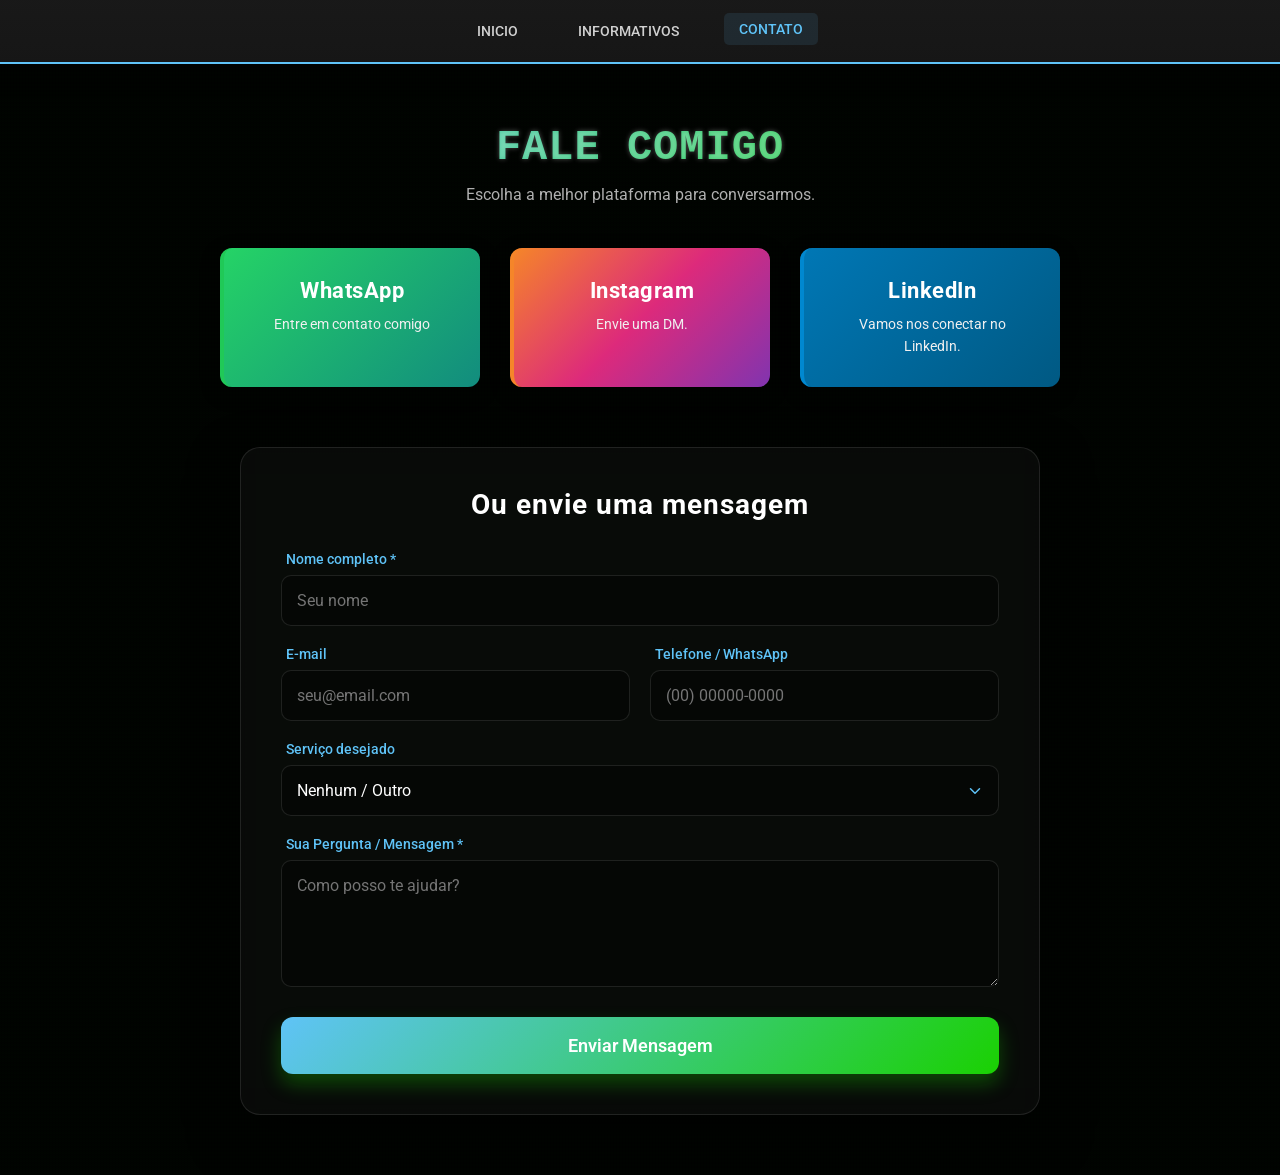
<file: contato.html>
<!DOCTYPE html>
<html lang="pt-br">
<head>
    <meta charset="UTF-8">
    <meta name="viewport" content="width=device-width, initial-scale=1.0">
    <title>Contato — Ezequiel Estevo</title>

    <link rel="icon" href="img/aguia perfil.png" type="image/png" />

    <!-- CSS Global (reset, menu, matrix, transições) -->
    <link rel="stylesheet" href="css/global.css">
    <!-- CSS desta página -->
    <link rel="stylesheet" href="css/contato.css">

    <!-- Google Fonts -->
    <link rel="preconnect" href="https://fonts.googleapis.com">
    <link rel="preconnect" href="https://fonts.gstatic.com" crossorigin>
    <link href="https://fonts.googleapis.com/css2?family=Roboto:ital,wght@0,100..900;1,100..900&display=swap" rel="stylesheet">
</head>
<body>

    <!-- Cabeçalho -->
    <header class="cabecalho">
        <nav class="menu">
            <a href="index.html" class="menu-link">INICIO</a>
            <a href="informativos.html" class="menu-link">INFORMATIVOS</a>
            <a href="contato.html" class="menu-link ativo">CONTATO</a>
        </nav>
    </header>

    <!-- Seção Contato -->
    <section class="secao-contato">

        <h1 class="titulo">Fale Comigo</h1>
        <p class="subtitulo">
            Escolha a melhor plataforma para conversarmos.
        </p>

        <div class="container-links">
            <a href="https://wa.me/5598986240028?text=Quero%20solicitar%20seus%20serviços" target="_blank" class="card-link whatsapp">
                <h2>WhatsApp</h2>
                <p> Entre em contato comigo</p>
            </a>

            <a href="https://www.instagram.com/zack_devz?igsh=dWN5ajYwZWhnNHAy" target="_blank" class="card-link instagram">
                <h2>Instagram</h2>
                <p>Envie uma DM.</p>
            </a>

            <a href="https://www.linkedin.com/in/ezequielestevo" target="_blank" class="card-link linkdLin">
                <h2>LinkedIn</h2>
                <p>Vamos nos conectar no LinkedIn.</p></a>
        </div>

        <!-- Formulário de Contato -->
        <div class="container-formulario" id="formulario">
            <div id="form-content">
                <h2 class="titulo-secundario">Ou envie uma mensagem</h2>
                <form name="contact" method="POST" data-netlify="true" class="formulario" id="contact-form">
                    <input type="hidden" name="form-name" value="contact" />
                    <div class="campo">
                        <label for="name">Nome completo *</label>
                        <input type="text" id="name" name="name" required placeholder="Seu nome">
                    </div>

                    <div class="campo-duplo">
                        <div class="campo">
                            <label for="email">E-mail</label>
                            <input type="email" id="email" name="email" placeholder="seu@email.com">
                        </div>
                        <div class="campo">
                            <label for="phone">Telefone / WhatsApp</label>
                            <input type="tel" id="phone" name="phone" placeholder="(00) 00000-0000">
                        </div>
                    </div>

                    <div class="campo">
                        <label for="servico">Serviço desejado</label>
                        <select id="servico" name="servico">
                            <option value="" selected>Nenhum / Outro</option>
                            <option value="Criação de Sites">Criação de Sites</option>
                            <option value="Landing Page com Pagamentos">Landing Page com Pagamentos</option>
                            <option value="Portfólio Online">Portfólio Online</option>
                        </select>
                    </div>

                    <div class="campo">
                        <label for="message">Sua Pergunta / Mensagem *</label>
                        <textarea id="message" name="message" required placeholder="Como posso te ajudar?" rows="5"></textarea>
                    </div>

                    <p class="aviso-validacao" id="validation-msg">Preencha pelo menos o E-mail ou Telefone.</p>

                    <button type="submit" class="btn-enviar" id="btn-submit">
                        <span id="btn-text">Enviar Mensagem</span>
                        <div class="loader" id="loader"></div>
                    </button>
                </form>
            </div>

            <!-- Mensagem de Sucesso -->
            <div id="success-msg" class="mensagem-sucesso">
                <div class="circulo-sucesso">
                    <svg class="checkmark" xmlns="http://www.w3.org/2000/svg" viewBox="0 0 52 52">
                        <circle class="checkmark__circle" cx="26" cy="26" r="25" fill="none"/>
                        <path class="checkmark__check" fill="none" d="M14.1 27.2l7.1 7.2 16.7-16.8"/>
                    </svg>
                </div>
                <h3>Mensagem Enviada!</h3>
                <p>Obrigado pelo contato. Em breve retornarei sua mensagem.</p>
                <button class="btn-novo" onclick="window.location.reload()">Enviar outra</button>
            </div>
        </div>

    </section>

    <script>
        const form = document.getElementById('contact-form');
        const emailInput = document.getElementById('email');
        const phoneInput = document.getElementById('phone');
        const validationMsg = document.getElementById('validation-msg');
        const formContent = document.getElementById('form-content');
        const successMsg = document.getElementById('success-msg');
        const btnSubmit = document.getElementById('btn-submit');
        const btnText = document.getElementById('btn-text');
        const loader = document.getElementById('loader');
        const servicoSelect = document.getElementById('servico');

        // ── Lê o parâmetro ?servico= da URL (vindo dos cards de serviço) ──
        const params = new URLSearchParams(window.location.search);
        const servicoParam = params.get('servico');

        if (servicoParam) {
            // Pré-seleciona o serviço no dropdown
            for (const opt of servicoSelect.options) {
                if (opt.value === servicoParam) {
                    servicoSelect.value = servicoParam;
                    break;
                }
            }
            // Scroll suave até o formulário
            window.addEventListener('load', () => {
                setTimeout(() => {
                    document.getElementById('formulario').scrollIntoView({
                        behavior: 'smooth',
                        block: 'center'
                    });
                }, 800);
            });
        }

        form.addEventListener('submit', function(e) {
            e.preventDefault();

            // Validação customizada
            if (!emailInput.value && !phoneInput.value) {
                validationMsg.style.display = 'block';
                emailInput.classList.add('error');
                phoneInput.classList.add('error');
                return;
            }

            // Reset de erros
            validationMsg.style.display = 'none';
            emailInput.classList.remove('error');
            phoneInput.classList.remove('error');

            // Estado de carregamento
            btnSubmit.disabled = true;
            btnText.style.opacity = '0';
            loader.style.display = 'block';

            // Envio via AJAX para o Netlify
            const formData = new FormData(form);
            fetch("/", {
                method: "POST",
                headers: { "Content-Type": "application/x-www-form-urlencoded" },
                body: new URLSearchParams(formData).toString(),
            })
            .then(() => {
                formContent.classList.add('fade-out');
                setTimeout(() => {
                    formContent.style.display = 'none';
                    successMsg.style.display = 'flex';
                    successMsg.classList.add('fade-in');
                }, 500);
            })
            .catch((error) => {
                alert("Erro ao enviar: " + error);
                btnSubmit.disabled = false;
                btnText.style.opacity = '1';
                loader.style.display = 'none';
            });
        });

        // Remove estado de erro ao digitar
        [emailInput, phoneInput].forEach(input => {
            input.addEventListener('input', () => {
                if (emailInput.value || phoneInput.value) {
                    validationMsg.style.display = 'none';
                    emailInput.classList.remove('error');
                    phoneInput.classList.remove('error');
                }
            });
        });
    </script>

    <!-- Scripts -->
    <script src="js/matrix.js"></script>
    <script src="js/page-transition.js"></script>
</body>
</html>
</file>
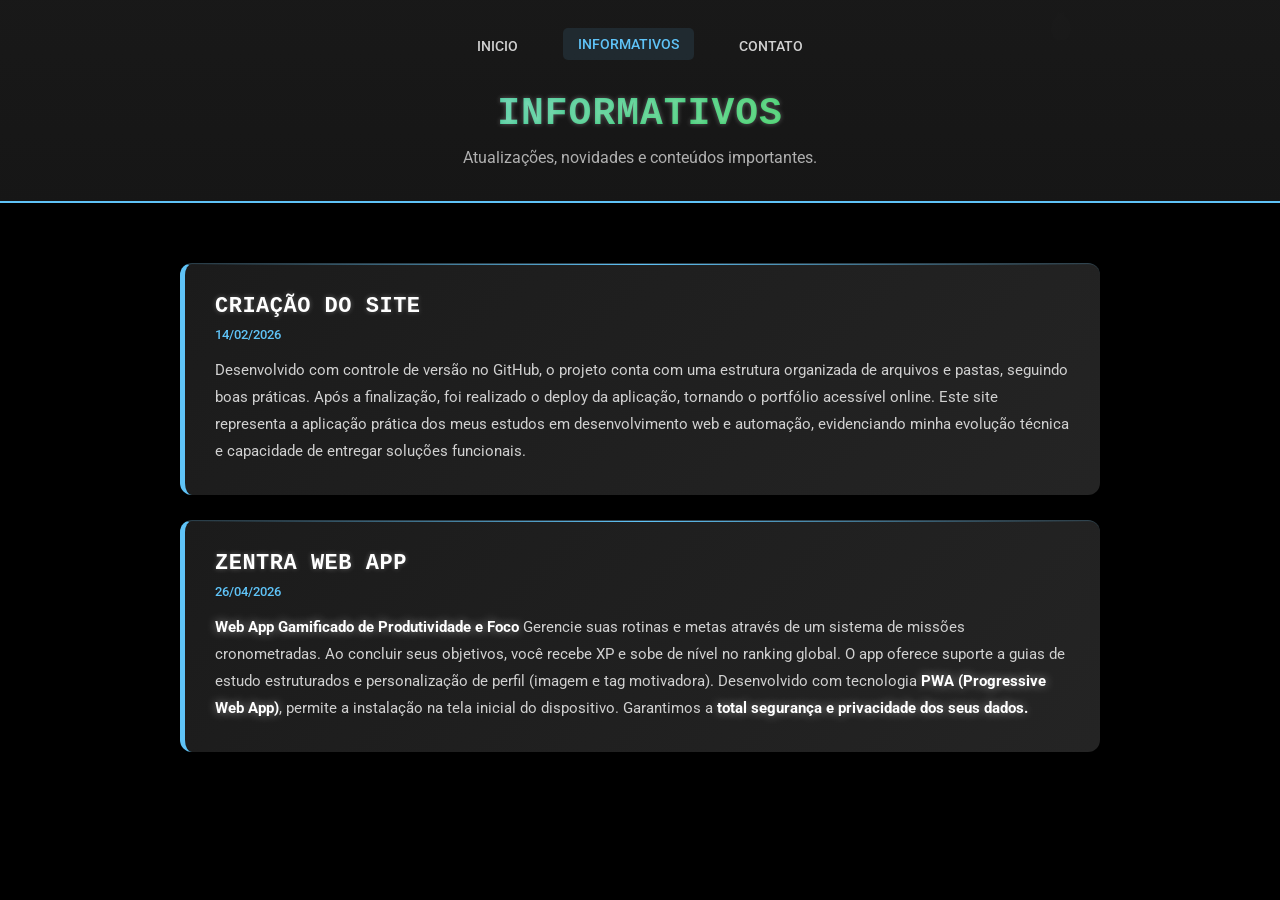
<file: informativos.html>
<!doctype html>
<html lang="pt-BR">
  <head>
    <meta charset="UTF-8" />
    <meta name="viewport" content="width=device-width, initial-scale=1.0" />
    <title>Informativos — Ezequiel Estevo</title>

    <link rel="icon" href="img/aguia perfil.png" type="image/png" />

    <!-- CSS Global (reset, menu, matrix, transições) -->
    <link rel="stylesheet" href="css/global.css" />
    <!-- CSS desta página -->
    <link rel="stylesheet" href="css/informativos.css" />
    <link rel="stylesheet" href="css/transition-informativo.css" />

    <!-- Google Fonts -->
    <link rel="preconnect" href="https://fonts.googleapis.com" />
    <link rel="preconnect" href="https://fonts.gstatic.com" crossorigin />
    <link
      href="https://fonts.googleapis.com/css2?family=Roboto:ital,wght@0,100..900;1,100..900&display=swap"
      rel="stylesheet"
    />
  </head>
  <body>
    <header class="cabecalho">
      <nav class="menu">
        <a href="index.html" class="menu-link">INICIO</a>
        <a href="informativos.html" class="menu-link ativo">INFORMATIVOS</a>
        <a href="contato.html" class="menu-link">CONTATO</a>
      </nav>
      <h1 class="titulo-pagina">Informativos</h1>
      <p class="descricao-pagina">
        Atualizações, novidades e conteúdos importantes.
      </p>
    </header>

    <main class="conteudo-principal">
      <!-- BLOCO DE INFORMATIVO -->
      <section class="card-informativo">
        <a
          href="https://github.com/EzequielEstevo/"
          target="_blank"
          rel="noopener noreferrer"
          ><h2 class="titulo-informativo">CRIAÇÃO DO SITE</h2></a
        >
        <p class="data-informativo">14/02/2026</p>
        <p class="texto-informativo">
          Desenvolvido com controle de versão no GitHub, o projeto conta com uma
          estrutura organizada de arquivos e pastas, seguindo boas práticas.
          Após a finalização, foi realizado o deploy da aplicação, tornando o
          portfólio acessível online. Este site representa a aplicação prática
          dos meus estudos em desenvolvimento web e automação, evidenciando
          minha evolução técnica e capacidade de entregar soluções funcionais.
        </p>
      </section>

      <!-- DUPLIQUE ESTE BLOCO PARA NOVOS INFORMATIVOS -->

      <section class="card-informativo">
        <a
          href="https://zentraz.netlify.app/"
          target="_blank"
          rel="noopener noreferrer"
        >
          <h2 class="titulo-informativo">Zentra Web app</h2></a
        >
        <p class="data-informativo">26/04/2026</p>
        <p class="texto-informativo">
          <strong>Web App Gamificado de Produtividade e Foco</strong>
          Gerencie suas rotinas e metas através de um sistema de missões
          cronometradas. Ao concluir seus objetivos, você recebe XP e sobe de
          nível no ranking global. O app oferece suporte a guias de estudo
          estruturados e personalização de perfil (imagem e tag motivadora).
          Desenvolvido com tecnologia<strong> PWA (Progressive Web App)</strong
          >, permite a instalação na tela inicial do dispositivo. Garantimos a
          <strong> total segurança e privacidade dos seus dados.</strong>
        </p>
      </section>
    </main>

    <!-- Scripts -->
    <script src="js/matrix.js"></script>
    <script src="js/page-transition.js"></script>
    <script src="js/transition-informativo.js"></script>
  </body>
</html>
</file>
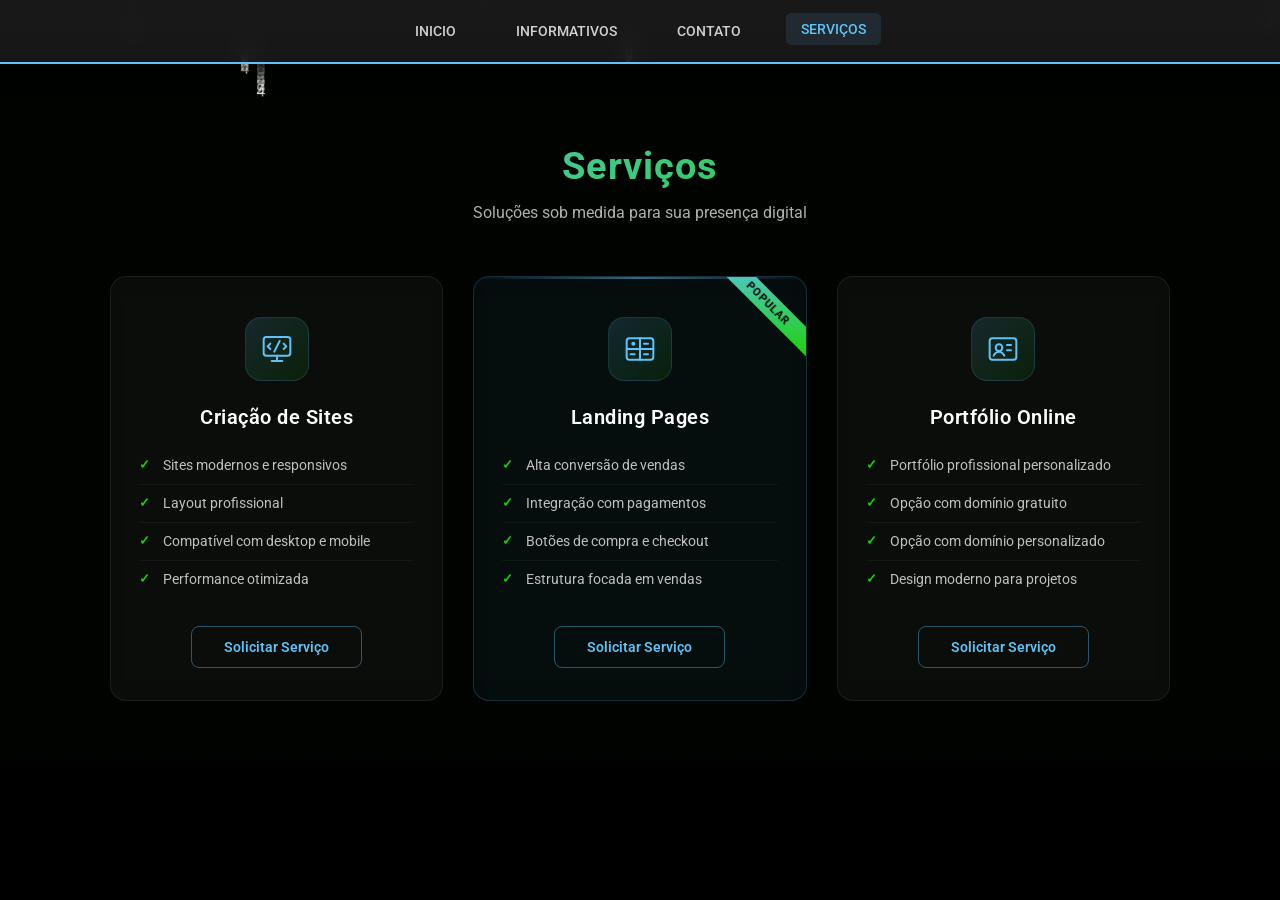
<file: servicos.html>
<!doctype html>
<html lang="pt-br">
  <head>
    <meta charset="UTF-8" />
    <meta name="viewport" content="width=device-width, initial-scale=1.0" />
    <title>Serviços — Ezequiel Estevo</title>

    <link rel="icon" href="assets/img/favicon.png" type="image/png" />
    <link rel="stylesheet" href="assets/css/global.css" />
    <link rel="stylesheet" href="assets/css/home.css" />
    <link rel="stylesheet" href="assets/css/carousel.css" />

    <link rel="preconnect" href="https://fonts.googleapis.com" />
    <link rel="preconnect" href="https://fonts.gstatic.com" crossorigin />
    <link
      href="https://fonts.googleapis.com/css2?family=Roboto:ital,wght@0,100..900;1,100..900&display=swap"
      rel="stylesheet"
    />
  </head>
  <body>
    <header class="cabecalho">
      <nav class="menu">
        <a href="index.html" class="menu-link">INICIO</a>
        <a href="pages/informativos.html" class="menu-link">INFORMATIVOS</a>
        <a href="pages/contato.html" class="menu-link">CONTATO</a>
        <a href="servicos.html" class="menu-link ativo">SERVIÇOS</a>
      </nav>
    </header>

    <section class="secao-servicos" id="servicos">
      <h1 class="servicos-titulo">Serviços</h1>
      <p class="servicos-subtitulo">Soluções sob medida para sua presença digital</p>

      <div class="servicos-grid">
        <article class="servico-card">
          <div class="servico-icone">
            <svg viewBox="0 0 24 24" fill="none" stroke="currentColor" stroke-width="1.5" stroke-linecap="round" stroke-linejoin="round">
              <rect x="2" y="3" width="20" height="14" rx="2"/>
              <line x1="8" y1="21" x2="16" y2="21"/>
              <line x1="12" y1="17" x2="12" y2="21"/>
              <polyline points="7 8 5 10 7 12"/>
              <polyline points="17 8 19 10 17 12"/>
              <line x1="10" y1="14" x2="14" y2="6"/>
            </svg>
          </div>
          <h2 class="servico-nome">Criação de Sites</h2>
          <ul class="servico-lista">
            <li>Sites modernos e responsivos</li>
            <li>Layout profissional</li>
            <li>Compatível com desktop e mobile</li>
            <li>Performance otimizada</li>
          </ul>
          <a href="pages/contato.html?servico=Criação+de+Sites" class="servico-btn">Solicitar Serviço</a>
        </article>

        <article class="servico-card destaque-card">
          <div class="servico-badge">Popular</div>
          <div class="servico-icone">
            <svg viewBox="0 0 24 24" fill="none" stroke="currentColor" stroke-width="1.5" stroke-linecap="round" stroke-linejoin="round">
              <rect x="2" y="4" width="20" height="16" rx="2"/>
              <path d="M12 4v16"/>
              <path d="M2 12h20"/>
              <circle cx="7" cy="8" r="1.5" fill="currentColor" stroke="none"/>
              <path d="M15 8h3"/>
              <path d="M15 16h3"/>
              <path d="M5 16h3"/>
            </svg>
          </div>
          <h2 class="servico-nome">Landing Pages</h2>
          <ul class="servico-lista">
            <li>Alta conversão de vendas</li>
            <li>Integração com pagamentos</li>
            <li>Botões de compra e checkout</li>
            <li>Estrutura focada em vendas</li>
          </ul>
          <a href="pages/contato.html?servico=Landing+Page+com+Pagamentos" class="servico-btn">Solicitar Serviço</a>
        </article>

        <article class="servico-card">
          <div class="servico-icone">
            <svg viewBox="0 0 24 24" fill="none" stroke="currentColor" stroke-width="1.5" stroke-linecap="round" stroke-linejoin="round">
              <path d="M4 4h16a2 2 0 0 1 2 2v12a2 2 0 0 1-2 2H4a2 2 0 0 1-2-2V6a2 2 0 0 1 2-2z"/>
              <circle cx="9" cy="11" r="2.5"/>
              <path d="M15 9h3"/>
              <path d="M15 13h3"/>
              <path d="M5 17c1-2 3-3 4-3s3 1 4 3"/>
            </svg>
          </div>
          <h2 class="servico-nome">Portfólio Online</h2>
          <ul class="servico-lista">
            <li>Portfólio profissional personalizado</li>
            <li>Opção com domínio gratuito</li>
            <li>Opção com domínio personalizado</li>
            <li>Design moderno para projetos</li>
          </ul>
          <a href="pages/contato.html?servico=Portfólio+Online" class="servico-btn">Solicitar Serviço</a>
        </article>
      </div>
    </section>

    <script src="assets/js/matrix.js"></script>
    <script src="assets/js/page-transition.js"></script>
  </body>
</html>
</file>
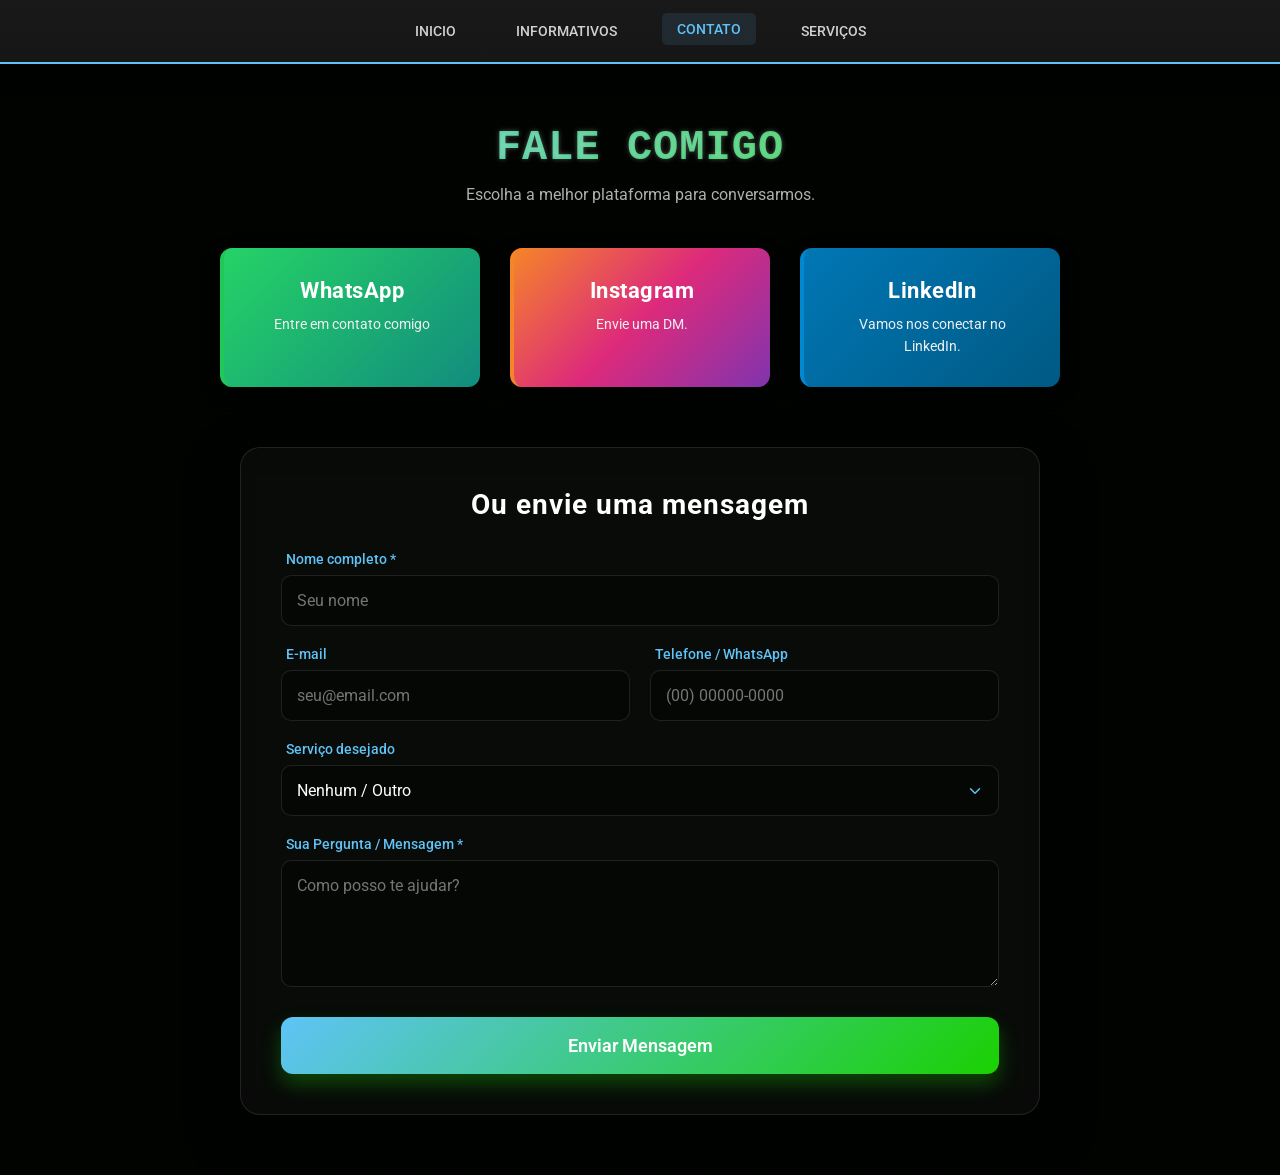
<file: pages/contato.html>
<!DOCTYPE html>
<html lang="pt-br">
<head>
    <meta charset="UTF-8">
    <meta name="viewport" content="width=device-width, initial-scale=1.0">
    <title>Contato — Ezequiel Estevo</title>

    <link rel="icon" href="../assets/img/favicon.png" type="image/png" />

    <!-- CSS Global (reset, menu, matrix, transições) -->
    <link rel="stylesheet" href="../assets/css/global.css">
    <!-- CSS desta página -->
    <link rel="stylesheet" href="../assets/css/contato.css">

    <!-- Google Fonts -->
    <link rel="preconnect" href="https://fonts.googleapis.com">
    <link rel="preconnect" href="https://fonts.gstatic.com" crossorigin>
    <link href="https://fonts.googleapis.com/css2?family=Roboto:ital,wght@0,100..900;1,100..900&display=swap" rel="stylesheet">
</head>
<body>

    <!-- Cabeçalho -->
    <header class="cabecalho">
        <nav class="menu">
            <a href="../index.html" class="menu-link">INICIO</a>
            <a href="informativos.html" class="menu-link">INFORMATIVOS</a>
            <a href="contato.html" class="menu-link ativo">CONTATO</a>
            <a href="../servicos.html" class="menu-link">SERVIÇOS</a>
        </nav>
    </header>

    <!-- Seção Contato -->
    <section class="secao-contato">

        <h1 class="titulo">Fale Comigo</h1>
        <p class="subtitulo">
            Escolha a melhor plataforma para conversarmos.
        </p>

        <div class="container-links">
            <a href="https://wa.me/5598986240028?text=Quero%20solicitar%20seus%20serviços" target="_blank" class="card-link whatsapp">
                <h2>WhatsApp</h2>
                <p> Entre em contato comigo</p>
            </a>

            <a href="https://www.instagram.com/zack_devz?igsh=dWN5ajYwZWhnNHAy" target="_blank" class="card-link instagram">
                <h2>Instagram</h2>
                <p>Envie uma DM.</p>
            </a>

            <a href="https://www.linkedin.com/in/ezequielestevo" target="_blank" class="card-link linkdLin">
                <h2>LinkedIn</h2>
                <p>Vamos nos conectar no LinkedIn.</p></a>
        </div>

        <!-- Formulário de Contato -->
        <div class="container-formulario" id="formulario">
            <div id="form-content">
                <h2 class="titulo-secundario">Ou envie uma mensagem</h2>
                <form name="contact" method="POST" data-netlify="true" class="formulario" id="contact-form">
                    <input type="hidden" name="form-name" value="contact" />
                    <div class="campo">
                        <label for="name">Nome completo *</label>
                        <input type="text" id="name" name="name" required placeholder="Seu nome">
                    </div>

                    <div class="campo-duplo">
                        <div class="campo">
                            <label for="email">E-mail</label>
                            <input type="email" id="email" name="email" placeholder="seu@email.com">
                        </div>
                        <div class="campo">
                            <label for="phone">Telefone / WhatsApp</label>
                            <input type="tel" id="phone" name="phone" placeholder="(00) 00000-0000">
                        </div>
                    </div>

                    <div class="campo">
                        <label for="servico">Serviço desejado</label>
                        <select id="servico" name="servico">
                            <option value="" selected>Nenhum / Outro</option>
                            <option value="Criação de Sites">Criação de Sites</option>
                            <option value="Landing Page com Pagamentos">Landing Page com Pagamentos</option>
                            <option value="Portfólio Online">Portfólio Online</option>
                        </select>
                    </div>

                    <div class="campo">
                        <label for="message">Sua Pergunta / Mensagem *</label>
                        <textarea id="message" name="message" required placeholder="Como posso te ajudar?" rows="5"></textarea>
                    </div>

                    <p class="aviso-validacao" id="validation-msg">Preencha pelo menos o E-mail ou Telefone.</p>

                    <button type="submit" class="btn-enviar" id="btn-submit">
                        <span id="btn-text">Enviar Mensagem</span>
                        <div class="loader" id="loader"></div>
                    </button>
                </form>
            </div>

            <!-- Mensagem de Sucesso -->
            <div id="success-msg" class="mensagem-sucesso">
                <div class="circulo-sucesso">
                    <svg class="checkmark" xmlns="http://www.w3.org/2000/svg" viewBox="0 0 52 52">
                        <circle class="checkmark__circle" cx="26" cy="26" r="25" fill="none"/>
                        <path class="checkmark__check" fill="none" d="M14.1 27.2l7.1 7.2 16.7-16.8"/>
                    </svg>
                </div>
                <h3>Mensagem Enviada!</h3>
                <p>Obrigado pelo contato. Em breve retornarei sua mensagem.</p>
                <button class="btn-novo" onclick="window.location.reload()">Enviar outra</button>
            </div>
        </div>

    </section>

    <script>
        const form = document.getElementById('contact-form');
        const emailInput = document.getElementById('email');
        const phoneInput = document.getElementById('phone');
        const validationMsg = document.getElementById('validation-msg');
        const formContent = document.getElementById('form-content');
        const successMsg = document.getElementById('success-msg');
        const btnSubmit = document.getElementById('btn-submit');
        const btnText = document.getElementById('btn-text');
        const loader = document.getElementById('loader');
        const servicoSelect = document.getElementById('servico');

        // ── Lê o parâmetro ?servico= da URL (vindo dos cards de serviço) ──
        const params = new URLSearchParams(window.location.search);
        const servicoParam = params.get('servico');

        if (servicoParam) {
            // Pré-seleciona o serviço no dropdown
            for (const opt of servicoSelect.options) {
                if (opt.value === servicoParam) {
                    servicoSelect.value = servicoParam;
                    break;
                }
            }
            // Scroll suave até o formulário
            window.addEventListener('load', () => {
                setTimeout(() => {
                    document.getElementById('formulario').scrollIntoView({
                        behavior: 'smooth',
                        block: 'center'
                    });
                }, 800);
            });
        }

        form.addEventListener('submit', function(e) {
            e.preventDefault();

            // Validação customizada
            if (!emailInput.value && !phoneInput.value) {
                validationMsg.style.display = 'block';
                emailInput.classList.add('error');
                phoneInput.classList.add('error');
                return;
            }

            // Reset de erros
            validationMsg.style.display = 'none';
            emailInput.classList.remove('error');
            phoneInput.classList.remove('error');

            // Estado de carregamento
            btnSubmit.disabled = true;
            btnText.style.opacity = '0';
            loader.style.display = 'block';

            // Envio via AJAX para o Netlify
            const formData = new FormData(form);
            fetch("/", {
                method: "POST",
                headers: { "Content-Type": "application/x-www-form-urlencoded" },
                body: new URLSearchParams(formData).toString(),
            })
            .then(() => {
                formContent.classList.add('fade-out');
                setTimeout(() => {
                    formContent.style.display = 'none';
                    successMsg.style.display = 'flex';
                    successMsg.classList.add('fade-in');
                }, 500);
            })
            .catch((error) => {
                alert("Erro ao enviar: " + error);
                btnSubmit.disabled = false;
                btnText.style.opacity = '1';
                loader.style.display = 'none';
            });
        });

        // Remove estado de erro ao digitar
        [emailInput, phoneInput].forEach(input => {
            input.addEventListener('input', () => {
                if (emailInput.value || phoneInput.value) {
                    validationMsg.style.display = 'none';
                    emailInput.classList.remove('error');
                    phoneInput.classList.remove('error');
                }
            });
        });
    </script>

    <!-- Scripts -->
    <script src="../assets/js/matrix.js"></script>
    <script src="../assets/js/page-transition.js"></script>
</body>
</html>
</file>
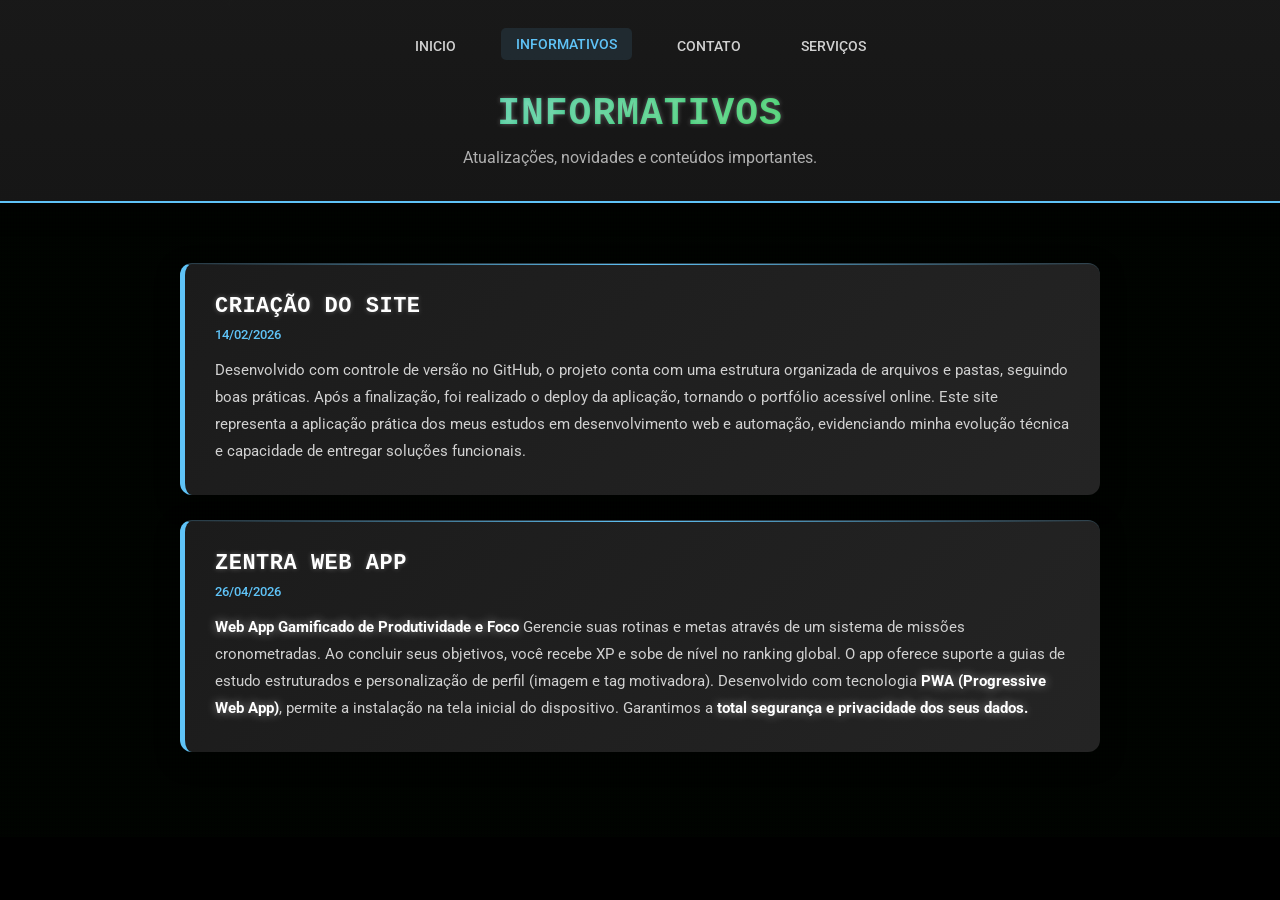
<file: pages/informativos.html>
<!doctype html>
<html lang="pt-BR">
  <head>
    <meta charset="UTF-8" />
    <meta name="viewport" content="width=device-width, initial-scale=1.0" />
    <title>Informativos — Ezequiel Estevo</title>

    <link rel="icon" href="../assets/img/favicon.png" type="image/png" />

    <!-- CSS Global (reset, menu, matrix, transições) -->
    <link rel="stylesheet" href="../assets/css/global.css" />
    <!-- CSS desta página -->
    <link rel="stylesheet" href="../assets/css/informativos.css" />
    <link rel="stylesheet" href="../assets/css/transition-informativo.css" />

    <!-- Google Fonts -->
    <link rel="preconnect" href="https://fonts.googleapis.com" />
    <link rel="preconnect" href="https://fonts.gstatic.com" crossorigin />
    <link
      href="https://fonts.googleapis.com/css2?family=Roboto:ital,wght@0,100..900;1,100..900&display=swap"
      rel="stylesheet"
    />
  </head>
  <body>
    <header class="cabecalho">
      <nav class="menu">
        <a href="../index.html" class="menu-link">INICIO</a>
        <a href="informativos.html" class="menu-link ativo">INFORMATIVOS</a>
        <a href="contato.html" class="menu-link">CONTATO</a>
        <a href="../servicos.html" class="menu-link">SERVIÇOS</a>
      </nav>
      <h1 class="titulo-pagina">Informativos</h1>
      <p class="descricao-pagina">
        Atualizações, novidades e conteúdos importantes.
      </p>
    </header>

    <main class="conteudo-principal">
      <!-- BLOCO DE INFORMATIVO -->
      <section class="card-informativo">
        <a
          href="https://github.com/EzequielEstevo/"
          target="_blank"
          rel="noopener noreferrer"
          ><h2 class="titulo-informativo">CRIAÇÃO DO SITE</h2></a
        >
        <p class="data-informativo">14/02/2026</p>
        <p class="texto-informativo">
          Desenvolvido com controle de versão no GitHub, o projeto conta com uma
          estrutura organizada de arquivos e pastas, seguindo boas práticas.
          Após a finalização, foi realizado o deploy da aplicação, tornando o
          portfólio acessível online. Este site representa a aplicação prática
          dos meus estudos em desenvolvimento web e automação, evidenciando
          minha evolução técnica e capacidade de entregar soluções funcionais.
        </p>
      </section>

      <!-- DUPLIQUE ESTE BLOCO PARA NOVOS INFORMATIVOS -->

      <section class="card-informativo">
        <a
          href="https://zentraz.netlify.app/"
          target="_blank"
          rel="noopener noreferrer"
        >
          <h2 class="titulo-informativo">Zentra Web app</h2></a
        >
        <p class="data-informativo">26/04/2026</p>
        <p class="texto-informativo">
          <strong>Web App Gamificado de Produtividade e Foco</strong>
          Gerencie suas rotinas e metas através de um sistema de missões
          cronometradas. Ao concluir seus objetivos, você recebe XP e sobe de
          nível no ranking global. O app oferece suporte a guias de estudo
          estruturados e personalização de perfil (imagem e tag motivadora).
          Desenvolvido com tecnologia<strong> PWA (Progressive Web App)</strong
          >, permite a instalação na tela inicial do dispositivo. Garantimos a
          <strong> total segurança e privacidade dos seus dados.</strong>
        </p>
      </section>
    </main>

    <!-- Scripts -->
    <script src="../assets/js/matrix.js"></script>
    <script src="../assets/js/page-transition.js"></script>
    <script src="../assets/js/transition-informativo.js"></script>
  </body>
</html>
</file>
<file: css/global.css>
/* ============================================================
   GLOBAL.CSS — Estilos compartilhados por todas as páginas
   Unifica: efeitos.css + matrix.css + page-transition.css
   ============================================================ */

/* ─── Reset básico ─────────────────────────────────────────── */
* {
    margin: 0;
    padding: 0;
    box-sizing: border-box;
    text-decoration: none;
    font-family: "Roboto", sans-serif;
}

html {
    scroll-behavior: smooth;
}

body {
    background-color: #0f0f0f;
    color: #d0d0d0;
    position: relative;
    overflow-x: hidden;
}

/* ─── Seleção de texto ──────────────────────────────────────── */
::selection {
    background-color: #5fc3f7;
    color: #0f0f0f;
}

::-moz-selection {
    background-color: #5fc3f7;
    color: #0f0f0f;
}

/* ─── Scrollbar customizada ─────────────────────────────────── */
::-webkit-scrollbar {
    width: 10px;
}

::-webkit-scrollbar-track {
    background: #0f0f0f;
}

::-webkit-scrollbar-thumb {
    background: linear-gradient(180deg, #5fc3f7, #1ad102);
    border-radius: 5px;
}

::-webkit-scrollbar-thumb:hover {
    background: linear-gradient(180deg, #1ad102, #5fc3f7);
}

/* ─── Cabeçalho / Menu ──────────────────────────────────────── */
.cabecalho {
    background: linear-gradient(180deg, rgba(26, 26, 26, 0.95), rgba(26, 26, 26, 0.85));
    padding: 15px 0;
    border-bottom: 2px solid #5fc3f7;
    -webkit-backdrop-filter: blur(10px);
    backdrop-filter: blur(10px);
    box-shadow: 0 4px 20px rgba(0, 0, 0, 0.5);
    position: sticky;
    top: 0;
    z-index: 100;
}

.menu {
    display: flex;
    justify-content: center;
    gap: 30px;
    flex-wrap: wrap;
    padding: 0 10px;
}

.menu-link {
    color: #d0d0d0;
    text-decoration: none;
    font-size: 14px;
    font-weight: 500;
    transition: all 0.3s ease;
    padding: 8px 15px;
    border-radius: 5px;
    position: relative;
}

.menu-link:hover,
.menu-link.ativo {
    color: #5fc3f7;
    background-color: rgba(95, 195, 247, 0.1);
    transform: translateY(-2px);
}

/* ─── Links com underline animado ───────────────────────────── */
a:not(.menu-link):not(.botao-acao):not(.card-link) {
    position: relative;
    transition: color 0.3s ease;
}

a:not(.menu-link):not(.botao-acao):not(.card-link)::after {
    content: '';
    position: absolute;
    bottom: -2px;
    left: 0;
    width: 0;
    height: 2px;
    background: linear-gradient(90deg, #5fc3f7, #1ad102);
    transition: width 0.3s ease;
}

a:not(.menu-link):not(.botao-acao):not(.card-link):hover {
    color: #5fc3f7;
}

a:not(.menu-link):not(.botao-acao):not(.card-link):hover::after {
    width: 100%;
}

/* ─── Animações globais ─────────────────────────────────────── */
@keyframes gradientShift {
    0%   { background-position: 0% 50%; }
    50%  { background-position: 100% 50%; }
    100% { background-position: 0% 50%; }
}

@keyframes float {
    0%, 100% { transform: translateY(0px); }
    50%       { transform: translateY(-20px); }
}

@keyframes pulse {
    0%, 100% { opacity: 1; }
    50%       { opacity: 0.7; }
}

@keyframes slideUp {
    from { opacity: 0; transform: translateY(30px); }
    to   { opacity: 1; transform: translateY(0); }
}

@keyframes lightswipe {
    0%   { left: -100%; }
    100% { left: 100%; }
}

/* ─── Matrix Background ─────────────────────────────────────── */
#matrix-canvas {
    position: fixed;
    top: 0;
    left: 0;
    width: 100%;
    height: 100%;
    z-index: -2;
    background: #000;
}

body {
    background-color: #000 !important;
}

body::before {
    content: " " !important;
    position: fixed !important;
    top: 0 !important;
    left: 0 !important;
    width: 100% !important;
    height: 100% !important;
    background: linear-gradient(rgba(18, 16, 16, 0) 50%, rgba(0, 0, 0, 0.25) 50%),
                linear-gradient(90deg, rgba(32, 255, 32, 0.02), rgba(32, 255, 32, 0.01), rgba(32, 255, 32, 0.02)) !important;
    background-size: 100% 4px, 3px 100% !important;
    z-index: -1 !important;
    pointer-events: none !important;
}

.bg-conexao {
    display: none !important;
}

.destaque, strong, b {
    color: #ffffff !important;
    text-shadow: 0 0 10px rgba(255, 255, 255, 0.5) !important;
}

.titulo, .titulo-pagina, .titulo-informativo {
    font-family: 'Courier New', Courier, monospace !important;
    color: #ffffff !important;
    text-transform: uppercase;
    text-shadow: 0 0 5px rgba(255, 255, 255, 0.3) !important;
}

/* ─── Page Transition ───────────────────────────────────────── */
body {
    opacity: 0;
    transform: translateY(10px);
    transition: opacity 0.6s cubic-bezier(0.4, 0, 0.2, 1),
                transform 0.6s cubic-bezier(0.4, 0, 0.2, 1);
}

body.page-visible {
    opacity: 1;
    transform: translateY(0);
}

body.page-leaving {
    opacity: 0;
    transform: translateY(-10px);
}
</file>
<file: css/contato.css>
/* Seção Contato */
.secao-contato {
    padding: 60px 20px;
    text-align: center;
    max-width: 1200px;
    margin: 0 auto;
    animation: fadeInDown 0.8s ease-out;
}

@keyframes fadeInDown {
    from {
        opacity: 0;
        transform: translateY(-20px);
    }
    to {
        opacity: 1;
        transform: translateY(0);
    }
}

.titulo {
    font-size: 42px;
    margin-bottom: 10px;
    background: linear-gradient(135deg, #5fc3f7, #1ad102);
    -webkit-background-clip: text;
    -webkit-text-fill-color: transparent;
    background-clip: text;
    letter-spacing: 1px;
}

.subtitulo {
    margin-bottom: 40px;
    color: #b0b0b0;
    font-size: 16px;
    line-height: 1.6;
}

/* Cards */
.container-links {
    display: flex;
    justify-content: center;
    gap: 30px;
    flex-wrap: wrap;
}

.card-link {
    width: 260px;
    padding: 30px;
    border-radius: 12px;
    text-decoration: none;
    color: white;
    transition: all 0.3s ease;
    box-shadow: 0 6px 20px rgba(0,0,0,0.3);
    position: relative;
    overflow: hidden;
}

.card-link::before {
    content: '';
    position: absolute;
    top: -50%;
    left: -50%;
    width: 200%;
    height: 200%;
    background: radial-gradient(circle, rgba(255,255,255,0.1) 0%, transparent 70%);
    opacity: 0;
    transition: opacity 0.3s ease;
}

.card-link h2 {
    margin-bottom: 10px;
    color: #ffffff;
    font-size: 22px;
    letter-spacing: 0.5px;
}

.card-link p {
    font-size: 14px;
    color: #f0f0f0;
    line-height: 1.6;
}

/* Cores específicas */
.whatsapp { background: linear-gradient(135deg, #25D366, #128C7E); border-left: 4px solid #20c957; }
.instagram { background: linear-gradient(135deg, #f58529, #dd2a7b, #8134af); border-left: 4px solid #f58529; }
.linkdLin { background: linear-gradient(135deg, #0077B5, #005983); border-left: 4px solid #0088d0; }

/* Hover */
.card-link:hover {
    transform: translateY(-8px) scale(1.02);
    box-shadow: 0 15px 35px rgba(95, 195, 247, 0.3);
}

.card-link:hover::before { opacity: 1; }

/* Responsividade */
@media (max-width: 900px) {
    .titulo { font-size: 30px; }
    .container-links { gap: 20px; }
    .card-link { width: 240px; }
}

@media (max-width: 600px) {
    .titulo { font-size: 28px; }
    .container-links { flex-direction: column; align-items: center; gap: 15px; }
    .card-link { width: 100%; max-width: 290px; }
}

/* Formulário */
.container-formulario {
    margin-top: 60px;
    background: rgba(255, 255, 255, 0.03);
    -webkit-backdrop-filter: blur(10px);
    backdrop-filter: blur(10px);
    border: 1px solid rgba(255, 255, 255, 0.1);
    border-radius: 20px;
    padding: 40px;
    max-width: 800px;
    margin-left: auto;
    margin-right: auto;
    box-shadow: 0 20px 50px rgba(0, 0, 0, 0.5);
    text-align: left;
}

.titulo-secundario {
    font-size: 28px;
    color: #ffffff;
    margin-bottom: 30px;
    text-align: center;
    letter-spacing: 1px;
}

.formulario {
    display: flex;
    flex-direction: column;
    gap: 20px;
}

.campo {
    display: flex;
    flex-direction: column;
    gap: 8px;
}

.campo label {
    font-size: 14px;
    color: #5fc3f7;
    font-weight: 500;
    margin-left: 5px;
}

.campo input, .campo textarea, .campo select {
    background: rgba(0, 0, 0, 0.3);
    border: 1px solid rgba(255, 255, 255, 0.1);
    border-radius: 10px;
    padding: 15px;
    color: #ffffff;
    font-family: 'Roboto', sans-serif;
    font-size: 16px;
    transition: all 0.3s ease;
}

.campo select {
    -webkit-appearance: none;
    appearance: none;
    background-image: url("data:image/svg+xml;charset=UTF-8,%3csvg xmlns='http://www.w3.org/2000/svg' viewBox='0 0 24 24' fill='none' stroke='%235fc3f7' stroke-width='2' stroke-linecap='round' stroke-linejoin='round'%3e%3cpolyline points='6 9 12 15 18 9'%3e%3c/polyline%3e%3c/svg%3e");
    background-repeat: no-repeat;
    background-position: right 14px center;
    background-size: 18px;
    padding-right: 40px;
    cursor: pointer;
}

.campo select option {
    background: #1a1a1a;
    color: #ffffff;
}

.campo input:focus, .campo textarea:focus, .campo select:focus {
    outline: none;
    border-color: #1ad102;
    background: rgba(26, 209, 2, 0.05);
    box-shadow: 0 0 15px rgba(26, 209, 2, 0.2);
}

.campo-duplo {
    display: grid;
    grid-template-columns: 1fr 1fr;
    gap: 20px;
}

.btn-enviar {
    margin-top: 10px;
    padding: 18px;
    border-radius: 12px;
    border: none;
    background: linear-gradient(135deg, #5fc3f7, #1ad102);
    color: #ffffff;
    font-size: 18px;
    font-weight: 600;
    cursor: pointer;
    transition: all 0.3s ease;
    box-shadow: 0 10px 20px rgba(26, 209, 2, 0.3);
    display: flex;
    justify-content: center;
    align-items: center;
    gap: 10px;
}

.btn-enviar:hover {
    transform: translateY(-3px);
    box-shadow: 0 15px 30px rgba(26, 209, 2, 0.4);
    filter: brightness(1.1);
}

.btn-enviar:active {
    transform: translateY(0);
}

.aviso-validacao {
    color: #ff4d4d;
    font-size: 14px;
    margin-top: -10px;
    display: none;
    animation: shake 0.5s ease-in-out;
}

.error {
    border-color: #ff4d4d !important;
    background: rgba(255, 77, 77, 0.05) !important;
}

@keyframes shake {
    0%, 100% { transform: translateX(0); }
    25% { transform: translateX(-5px); }
    75% { transform: translateX(5px); }
}

/* Ajustes Responsivos */
@media (max-width: 600px) {
    .container-formulario {
        padding: 25px;
        border-radius: 15px;
    }
    
    .campo-duplo {
        grid-template-columns: 1fr;
    }
    
    .titulo-secundario {
        font-size: 22px;
    }
}
/* Estados do Botão e Loader */
.btn-enviar {
    position: relative;
    overflow: hidden;
}

.loader {
    display: none;
    position: absolute;
    width: 24px;
    height: 24px;
    border: 3px solid rgba(255, 255, 255, 0.3);
    border-radius: 50%;
    border-top-color: #fff;
    animation: spin 1s ease-in-out infinite;
}

@keyframes spin {
    to { transform: rotate(360deg); }
}

/* Animações de Transição */
.fade-out {
    opacity: 0;
    transform: translateY(-20px);
    transition: all 0.5s ease;
}

.fade-in {
    animation: fadeIn 0.8s forwards ease-out;
}

@keyframes fadeIn {
    from { opacity: 0; transform: translateY(20px); }
    to { opacity: 1; transform: translateY(0); }
}

/* Mensagem de Sucesso */
.mensagem-sucesso {
    display: none;
    flex-direction: column;
    align-items: center;
    text-align: center;
    padding: 20px 0;
}

.mensagem-sucesso h3 {
    font-size: 32px;
    color: #1ad102;
    margin: 20px 0 10px;
    letter-spacing: 1px;
}

.mensagem-sucesso p {
    color: #b0b0b0;
    margin-bottom: 30px;
    font-size: 18px;
}

.btn-novo {
    background: transparent;
    border: 1px solid #5fc3f7;
    color: #5fc3f7;
    padding: 12px 30px;
    border-radius: 50px;
    cursor: pointer;
    font-weight: 600;
    transition: all 0.3s ease;
}

.btn-novo:hover {
    background: #5fc3f7;
    color: #000;
    box-shadow: 0 0 20px rgba(95, 195, 247, 0.4);
}

/* Checkmark Animation */
.circulo-sucesso {
    width: 100px;
    height: 100px;
}

.checkmark {
    width: 100px;
    height: 100px;
    border-radius: 50%;
    display: block;
    stroke-width: 2;
    stroke: #1ad102;
    stroke-miterlimit: 10;
    box-shadow: inset 0px 0px 0px #1ad102;
    animation: fill .4s ease-in-out .4s forwards, scale .3s ease-in-out .9s both;
}

.checkmark__circle {
    stroke-dasharray: 166;
    stroke-dashoffset: 166;
    stroke-width: 2;
    stroke-miterlimit: 10;
    stroke: #1ad102;
    fill: none;
    animation: stroke 0.6s cubic-bezier(0.65, 0, 0.45, 1) forwards;
}

.checkmark__check {
    transform-origin: 50% 50%;
    stroke-dasharray: 48;
    stroke-dashoffset: 48;
    animation: stroke 0.3s cubic-bezier(0.65, 0, 0.45, 1) 0.8s forwards;
}

@keyframes stroke {
    100% { stroke-dashoffset: 0; }
}

@keyframes scale {
    0%, 100% { transform: none; }
    50% { transform: scale3d(1.1, 1.1, 1); }
}

@keyframes fill {
    100% { box-shadow: inset 0px 0px 0px 30px transparent; }
}

/* Responsividade extra */
@media (max-width: 480px) {
    .mensagem-sucesso h3 { font-size: 26px; }
    .circulo-sucesso { width: 80px; height: 80px; }
    .checkmark { width: 80px; height: 80px; }
}
</file>
<file: css/informativos.css>
* {
    margin: 0;
    padding: 0;
    box-sizing: border-box;
    text-decoration: none;
    font-family: "Roboto", sans-serif;
}

body {
    font-family: Arial, sans-serif;
    background-color: #0f0f0f;
    color: #d0d0d0;
    padding: 0;
    position: relative;
    overflow-x: hidden;
}

body::before {
    content: '';
    position: fixed;
    top: 0;
    left: 0;
    width: 100%;
    height: 100%;
    background-image: url('coneção1.png');
    background-size: cover;
    background-position: center;
    filter: blur(8px);
    opacity: 0.15;
    z-index: -1;
    pointer-events: none;
}

.cabecalho {
    background: linear-gradient(180deg, rgba(26, 26, 26, 0.95), rgba(26, 26, 26, 0.85));
    padding: 25px 20px;
    text-align: center;
    border-bottom: 2px solid #5fc3f7;
    backdrop-filter: blur(10px);
    box-shadow: 0 4px 20px rgba(0, 0, 0, 0.5);
    position: sticky;
    top: 0;
    z-index: 100;
}

.menu {
    display: flex;
    justify-content: center;
    gap: 30px;
    flex-wrap: wrap;
    margin-bottom: 30px;
}

.menu-link {
    color: #d0d0d0;
    text-decoration: none;
    font-size: 14px;
    transition: all 0.3s ease;
    padding: 8px 15px;
    border-radius: 5px;
    position: relative;
}

.menu-link:hover,
.menu-link.ativo {
    color: #5fc3f7;
    background-color: rgba(95, 195, 247, 0.1);
    transform: translateY(-2px);
}

.titulo-pagina {
    font-size: 42px;
    margin-bottom: 10px;
    background: linear-gradient(135deg, #5fc3f7, #1ad102);
    -webkit-background-clip: text;
    -webkit-text-fill-color: transparent;
    background-clip: text;
    letter-spacing: 1px;
}

.descricao-pagina {
    color: #b0b0b0;
    margin-bottom: 0;
    font-size: 16px;
    line-height: 1.6;
}

.conteudo-principal {
    max-width: 900px;
    margin: 0 auto;
    padding: 40px 20px;
    animation: fadeInDown 0.8s ease-out;
}

@keyframes fadeInDown {
    from {
        opacity: 0;
        transform: translateY(-20px);
    }
    to {
        opacity: 1;
        transform: translateY(0);
    }
}

.card-informativo {
    background: linear-gradient(135deg, rgba(30, 30, 30, 0.9), rgba(40, 40, 40, 0.9));
    padding: 30px;
    margin-bottom: 25px;
    border-radius: 12px;
    box-shadow: 0 8px 25px rgba(0,0,0,0.4);
    transition: all 0.3s ease;
    border-left: 5px solid #5fc3f7;
    border-top: 1px solid rgba(95, 195, 247, 0.2);
    position: relative;
    overflow: hidden;
}

.card-informativo::before {
    content: '';
    position: absolute;
    top: 0;
    left: 0;
    right: 0;
    height: 1px;
    background: linear-gradient(90deg, transparent, #5fc3f7, transparent);
    animation: shimmer 2s infinite;
}

@keyframes shimmer {
    0%, 100% {
        opacity: 0;
    }
    50% {
        opacity: 1;
    }
}

.card-informativo:hover {
    transform: translateY(-8px) scale(1.02);
    box-shadow: 0 15px 40px rgba(95, 195, 247, 0.25);
}

.titulo-informativo {
    font-size: 22px;
    margin-bottom: 8px;
    color: #ffffff;
    letter-spacing: 0.5px;
}

.data-informativo {
    font-size: 13px;
    color: #5fc3f7;
    margin-bottom: 15px;
    font-weight: 500;
}

.texto-informativo {
    line-height: 1.8;
    color: #d0d0d0;
    font-size: 15px;
}

/* Responsivo - Mobile Extra Pequeno */
@media (max-width: 375px) {
    .cabecalho {
        padding: 20px 15px;
    }

    .menu {
        gap: 8px;
        margin-bottom: 20px;
    }

    .menu-link {
        font-size: 11px;
    }

    .titulo-pagina {
        font-size: 24px;
        margin-bottom: 8px;
    }

    .descricao-pagina {
        font-size: 13px;
    }

    .conteudo-principal {
        padding: 25px 12px;
    }

    .card-informativo {
        padding: 18px;
        margin-bottom: 15px;
    }

    .titulo-informativo {
        font-size: 16px;
    }

    .data-informativo {
        font-size: 12px;
    }

    .texto-informativo {
        font-size: 13px;
    }
}

/* Responsivo - Mobile Pequeno */
@media (min-width: 376px) and (max-width: 599px) {
    .conteudo-principal {
        padding: 30px 15px;
    }

    .menu {
        gap: 10px;
        margin-bottom: 20px;
    }

    .menu-link {
        font-size: 12px;
    }

    .titulo-pagina {
        font-size: 24px;
    }

    .card-informativo {
        padding: 20px;
        margin-bottom: 15px;
    }

    .titulo-informativo {
        font-size: 18px;
    }
}

/* Responsivo - Tablet */
@media (min-width: 600px) and (max-width: 900px) {
    .titulo-pagina {
        font-size: 30px;
    }

    .menu {
        gap: 20px;
    }

    .menu-link {
        font-size: 13px;
    }

    .conteudo-principal {
        max-width: 800px;
        padding: 40px 25px;
    }

    .card-informativo {
        padding: 25px;
        margin-bottom: 20px;
    }
}

/* Responsivo - Desktop Pequeno */
@media (min-width: 901px) and (max-width: 1024px) {
    .titulo-pagina {
        font-size: 32px;
    }

    .conteudo-principal {
        max-width: 900px;
        padding: 50px 30px;
    }
}

/* Responsivo - Desktop Grande */
@media (min-width: 1025px) {
    .cabecalho {
        padding: 30px 40px;
    }

    .conteudo-principal {
        max-width: 1000px;
        padding: 60px 40px;
    }

    .titulo-pagina {
        font-size: 38px;
    }

    .card-informativo:hover {
        transform: translateY(-8px);
        box-shadow: 0 10px 30px rgba(95, 195, 247, 0.2);
    }
}
</file>
<file: css/transition-informativo.css>
.carousel-informativo {
  width: 100%;
  height: calc(100vh - 150px);
  position: relative;
  overflow: hidden;
  margin-top: 20px;
}

.carousel-informativo .items-group {
  width: 100%;
  height: 100%;
  position: relative;
}

.carousel-informativo .item {
  top: 0px;
  left: 0px;
  opacity: 0;
  width: 100%;
  height: 100%;
  display: flex;
  overflow: hidden;
  transition: 0.8s cubic-bezier(0.4, 0, 0.2, 1);
  visibility: hidden;
  position: absolute;
  padding: 50px 20px;
  align-items: center;
  justify-content: center;
  box-sizing: border-box;
}

.carousel-informativo .item.active {
  opacity: 1;
  visibility: visible;
}

.carousel-informativo .item .bg {
  top: 0px;
  left: 0px;
  opacity: 0.4;
  z-index: -1;
  width: 100%;
  height: 100%;
  transition: 0.8s;
  position: absolute;
  transform: scale(1.1);
  background-size: cover;
  background-position: center;
  background-attachment: fixed;
}

.carousel-informativo .item.active .bg {
    transform: scale(1);
}

.carousel-informativo .item .blur {
  top: 0px;
  left: 0px;
  z-index: -1;
  width: 100%;
  height: 100%;
  transition: 0.8s;
  filter: blur(20px);
  position: absolute;
  transform: scale(1.1);
  background-size: cover;
  background-position: center;
  background-attachment: fixed;
  opacity: 0;
}

.carousel-informativo .item.active .blur {
    opacity: 0.3;
    transform: scale(1);
}

.carousel-informativo .item .block {
  width: 100%;
  height: 100%;
  padding: 30px;
  color: #ffffff;
  transition: all 0.5s;
  max-width: 400px;
  overflow: hidden;
  max-height: 500px;
  border-radius: 20px;
  transform: translateY(30px);
  box-sizing: border-box;
  background: rgba(255, 255, 255, 0.05);
  backdrop-filter: blur(10px);
  border: 1px solid rgba(255, 255, 255, 0.1);
  box-shadow: 0 20px 50px rgba(0,0,0,0.5);
  display: flex;
  flex-direction: column;
  justify-content: center;
  align-items: center;
  text-align: center;
  position: relative;
}

.carousel-informativo .item.active .block {
    transform: translateY(0);
}

.carousel-informativo .item .block .circleLight {
  top: 0px;
  left: 0px;
  opacity: 0;
  content: '';
  width: 100%;
  height: 100%;
  display: block;
  transition: 0.5s;
  position: absolute;
  border-radius: 20px;
  background: radial-gradient(circle at center, rgba(95, 195, 247, 0.2), transparent);
  pointer-events: none;
}

.carousel-informativo .item .block:hover .circleLight {
  opacity: 1;
}

.carousel-informativo .item .block h2 {
  font-size: 32px;
  margin-bottom: 15px;
  color: #5fc3f7;
  font-weight: 700;
}

.carousel-informativo .item .block p {
  font-size: 16px;
  line-height: 1.6;
  color: #e0e0e0;
}

.carousel-informativo .item .block:hover {
  box-shadow: 0px 0px 70px rgba(95, 195, 247, 0.3);
  transform: scale(1.02);
}

.carousel-informativo .navigations {
  bottom: 30px;
  width: 100%;
  position: absolute;
  z-index: 10;
}

.carousel-informativo .navigations .dots {
  display: flex;
  justify-content: center;
  align-items: center;
  gap: 15px;
  list-style: none;
  padding: 0;
}

.carousel-informativo .navigations .dots li {
  width: 12px;
  height: 12px;
  cursor: pointer;
  transition: 0.4s;
  background: rgba(255, 255, 255, 0.3);
  border-radius: 50%;
}

.carousel-informativo .navigations .dots li:hover {
  background: rgba(95, 195, 247, 0.5);
  transform: scale(1.2);
}

.carousel-informativo .navigations .dots li.active {
  width: 30px;
  border-radius: 10px;
  background: #5fc3f7;
  box-shadow: 0 0 15px rgba(95, 195, 247, 0.5);
}

@media (max-width: 768px) {
    .carousel-informativo {
        height: calc(100vh - 100px);
    }
    .carousel-informativo .item .block {
        max-width: 90%;
        max-height: 80%;
        padding: 20px;
    }
    .carousel-informativo .item .block h2 {
        font-size: 24px;
    }
    .carousel-informativo .item .block p {
        font-size: 14px;
    }
}
</file>
<file: assets/css/global.css>
/* ============================================================
   GLOBAL.CSS — Estilos compartilhados por todas as páginas
   Unifica: efeitos.css + matrix.css + page-transition.css
   ============================================================ */

/* ─── Reset básico ─────────────────────────────────────────── */
* {
    margin: 0;
    padding: 0;
    box-sizing: border-box;
    text-decoration: none;
    font-family: "Roboto", sans-serif;
}

html {
    scroll-behavior: smooth;
}

body {
    background-color: #0f0f0f;
    color: #d0d0d0;
    position: relative;
    overflow-x: hidden;
}

/* ─── Seleção de texto ──────────────────────────────────────── */
::selection {
    background-color: #5fc3f7;
    color: #0f0f0f;
}

::-moz-selection {
    background-color: #5fc3f7;
    color: #0f0f0f;
}

/* ─── Scrollbar customizada ─────────────────────────────────── */
::-webkit-scrollbar {
    width: 10px;
}

::-webkit-scrollbar-track {
    background: #0f0f0f;
}

::-webkit-scrollbar-thumb {
    background: linear-gradient(180deg, #5fc3f7, #1ad102);
    border-radius: 5px;
}

::-webkit-scrollbar-thumb:hover {
    background: linear-gradient(180deg, #1ad102, #5fc3f7);
}

/* ─── Cabeçalho / Menu ──────────────────────────────────────── */
.cabecalho {
    background: linear-gradient(180deg, rgba(26, 26, 26, 0.95), rgba(26, 26, 26, 0.85));
    padding: 15px 0;
    border-bottom: 2px solid #5fc3f7;
    -webkit-backdrop-filter: blur(10px);
    backdrop-filter: blur(10px);
    box-shadow: 0 4px 20px rgba(0, 0, 0, 0.5);
    position: sticky;
    top: 0;
    z-index: 100;
}

.menu {
    display: flex;
    justify-content: center;
    gap: 30px;
    flex-wrap: wrap;
    padding: 0 10px;
}

.menu-link {
    color: #d0d0d0;
    text-decoration: none;
    font-size: 14px;
    font-weight: 500;
    transition: all 0.3s ease;
    padding: 8px 15px;
    border-radius: 5px;
    position: relative;
}

.menu-link:hover,
.menu-link.ativo {
    color: #5fc3f7;
    background-color: rgba(95, 195, 247, 0.1);
    transform: translateY(-2px);
}

/* ─── Links com underline animado ───────────────────────────── */
a:not(.menu-link):not(.botao-acao):not(.card-link) {
    position: relative;
    transition: color 0.3s ease;
}

a:not(.menu-link):not(.botao-acao):not(.card-link)::after {
    content: '';
    position: absolute;
    bottom: -2px;
    left: 0;
    width: 0;
    height: 2px;
    background: linear-gradient(90deg, #5fc3f7, #1ad102);
    transition: width 0.3s ease;
}

a:not(.menu-link):not(.botao-acao):not(.card-link):hover {
    color: #5fc3f7;
}

a:not(.menu-link):not(.botao-acao):not(.card-link):hover::after {
    width: 100%;
}

/* ─── Animações globais ─────────────────────────────────────── */
@keyframes gradientShift {
    0%   { background-position: 0% 50%; }
    50%  { background-position: 100% 50%; }
    100% { background-position: 0% 50%; }
}

@keyframes float {
    0%, 100% { transform: translateY(0px); }
    50%       { transform: translateY(-20px); }
}

@keyframes pulse {
    0%, 100% { opacity: 1; }
    50%       { opacity: 0.7; }
}

@keyframes slideUp {
    from { opacity: 0; transform: translateY(30px); }
    to   { opacity: 1; transform: translateY(0); }
}

@keyframes lightswipe {
    0%   { left: -100%; }
    100% { left: 100%; }
}

/* ─── Matrix Background ─────────────────────────────────────── */
#matrix-canvas {
    position: fixed;
    top: 0;
    left: 0;
    width: 100%;
    height: 100%;
    z-index: -2;
    background: #000;
}

body {
    background-color: #000 !important;
}

body::before {
    content: " " !important;
    position: fixed !important;
    top: 0 !important;
    left: 0 !important;
    width: 100% !important;
    height: 100% !important;
    background: linear-gradient(rgba(18, 16, 16, 0) 50%, rgba(0, 0, 0, 0.25) 50%),
                linear-gradient(90deg, rgba(32, 255, 32, 0.02), rgba(32, 255, 32, 0.01), rgba(32, 255, 32, 0.02)) !important;
    background-size: 100% 4px, 3px 100% !important;
    z-index: -1 !important;
    pointer-events: none !important;
}

.bg-conexao {
    display: none !important;
}

.destaque, strong, b {
    color: #ffffff !important;
    text-shadow: 0 0 10px rgba(255, 255, 255, 0.5) !important;
}

.titulo, .titulo-pagina, .titulo-informativo {
    font-family: 'Courier New', Courier, monospace !important;
    color: #ffffff !important;
    text-transform: uppercase;
    text-shadow: 0 0 5px rgba(255, 255, 255, 0.3) !important;
}

/* ─── Page Transition ───────────────────────────────────────── */
body {
    opacity: 0;
    transform: translateY(10px);
    transition: opacity 0.6s cubic-bezier(0.4, 0, 0.2, 1),
                transform 0.6s cubic-bezier(0.4, 0, 0.2, 1);
}

body.page-visible {
    opacity: 1;
    transform: translateY(0);
}

body.page-leaving {
    opacity: 0;
    transform: translateY(-10px);
}
</file>
<file: assets/css/home.css>
/* Background */
.bg-conexao {
    position: fixed;
    top: 0;
    left: 0;
    width: 100%;
    height: 100%;
    object-fit: cover;
    filter: blur(8px);
    opacity: 0.15;
    z-index: -1;
    pointer-events: none;
}

/* Seção Principal */
.secao-principal {
    padding: 60px 20px;
    text-align: center;
    animation: fadeInDown 0.8s ease-out;
}

@keyframes fadeInDown {
    from {
        opacity: 0;
        transform: translateY(-20px);
    }
    to {
        opacity: 1;
        transform: translateY(0);
    }
}

/* Imagem de Perfil */
.imagem-perfil {
    position: relative;
    display: inline-block;
    margin-bottom: 30px;
}

.imagem-perfil img {
    width: 220px;
    height: 220px;
    border-radius: 50%;
    object-fit: cover;
    border: 4px solid #5fc3f7;
    box-shadow: 0 0 30px rgba(95, 195, 247, 0.5), 0 0 60px rgba(95, 195, 247, 0.2);
    transition: transform 0.3s ease, filter 0.3s ease;
}

.imagem-perfil img:hover {
    transform: scale(1.05) rotateZ(2deg);
    filter: brightness(1.1);
}

/* Título */
.titulo {
    font-size: 42px;
    font-weight: 300;
    margin-bottom: 15px;
    background: linear-gradient(135deg, #5fc3f7, #1ad102);
    -webkit-background-clip: text;
    -webkit-text-fill-color: transparent;
    background-clip: text;
    letter-spacing: 1px;
}

.destaque {
    font-weight: bold;
    color: #5fc3f7;
    text-shadow: 0 0 20px rgba(95, 195, 247, 0.5);
}

/* Descrição */
.descricao {
    max-width: 600px;
    margin: 0 auto 30px auto;
    font-size: 16px;
    line-height: 1.8;
    color: #d0d0d0;
    text-shadow: 0 1px 3px rgba(0, 0, 0, 0.3);
}

/* Botões Container */
.container-botoes {
    display: flex;
    justify-content: center;
    gap: 20px;
    flex-wrap: wrap;
}

/* Botão de Ação */
.botao-acao {
    display: inline-block;
    padding: 15px 40px;
    background: linear-gradient(135deg, #5fc3f7, #1ad102);
    color: white;
    text-decoration: none;
    border-radius: 8px;
    font-weight: bold;
    transition: all 0.3s ease;
    box-shadow: 0 4px 15px rgba(95, 195, 247, 0.3);
    position: relative;
    overflow: hidden;
}

.botao-acao::before {
    content: '';
    position: absolute;
    top: 0;
    left: -100%;
    width: 100%;
    height: 100%;
    background: rgba(255, 255, 255, 0.2);
    transition: left 0.3s ease;
}

.botao-acao:hover {
    transform: translateY(-4px);
    box-shadow: 0 8px 25px rgba(95, 195, 247, 0.5);
}

.botao-acao:hover::before {
    left: 100%;
}

/* Responsividade */
@media (max-width: 900px) {
    .titulo { font-size: 32px; }
    .imagem-perfil img { width: 180px; height: 180px; }
    .secao-principal { padding: 40px 15px; }
    .descricao { font-size: 14px; }
}

@media (max-width: 600px) {
    .titulo { font-size: 26px; }
    .imagem-perfil img { width: 150px; height: 150px; }
    .botao-acao { padding: 12px 25px; font-size: 14px; }
}

@media (max-width: 375px) {
    .titulo { font-size: 22px; }
    .descricao { font-size: 13px; }
    .botao-acao { padding: 10px 20px; font-size: 12px; }
}

/* ═══════════════════════════════════════════════════════════
   SEÇÃO DE SERVIÇOS
   ═══════════════════════════════════════════════════════════ */

.secao-servicos {
    padding: 80px 20px 60px;
    max-width: 1100px;
    margin: 0 auto;
    text-align: center;
}

.servicos-titulo {
    font-size: 38px;
    font-weight: 700;
    margin-bottom: 12px;
    background: linear-gradient(135deg, #5fc3f7, #1ad102);
    -webkit-background-clip: text;
    -webkit-text-fill-color: transparent;
    background-clip: text;
    letter-spacing: 1px;
}

.servicos-subtitulo {
    color: #b0b0b0;
    font-size: 16px;
    margin-bottom: 50px;
    line-height: 1.6;
}

/* ─── Grid dos Cards ────────────────────────────────────────── */
.servicos-grid {
    display: grid;
    grid-template-columns: repeat(3, 1fr);
    gap: 30px;
}

/* ─── Card ──────────────────────────────────────────────────── */
.servico-card {
    position: relative;
    background: rgba(255, 255, 255, 0.04);
    border: 1px solid rgba(255, 255, 255, 0.08);
    border-radius: 16px;
    padding: 40px 28px 32px;
    text-align: center;
    transition: all 0.4s cubic-bezier(0.4, 0, 0.2, 1);
    -webkit-backdrop-filter: blur(8px);
    backdrop-filter: blur(8px);
    overflow: hidden;
    display: flex;
    flex-direction: column;
    align-items: center;
}

.servico-card::before {
    content: '';
    position: absolute;
    top: 0;
    left: 0;
    right: 0;
    height: 2px;
    background: linear-gradient(90deg, transparent, #5fc3f7, transparent);
    opacity: 0;
    transition: opacity 0.4s ease;
}

.servico-card:hover {
    transform: translateY(-10px);
    border-color: rgba(95, 195, 247, 0.25);
    box-shadow:
        0 20px 50px rgba(0, 0, 0, 0.4),
        0 0 40px rgba(95, 195, 247, 0.1);
}

.servico-card:hover::before {
    opacity: 1;
}

/* ─── Card Destaque ─────────────────────────────────────────── */
.destaque-card {
    border-color: rgba(95, 195, 247, 0.2);
    background: rgba(95, 195, 247, 0.05);
}

.destaque-card::before {
    opacity: 0.5;
}

.servico-badge {
    position: absolute;
    top: 16px;
    right: -30px;
    background: linear-gradient(135deg, #5fc3f7, #1ad102);
    color: #000;
    font-size: 11px;
    font-weight: 700;
    padding: 4px 40px;
    transform: rotate(45deg);
    letter-spacing: 1px;
    text-transform: uppercase;
}

/* ─── Ícone ─────────────────────────────────────────────────── */
.servico-icone {
    width: 64px;
    height: 64px;
    margin-bottom: 24px;
    display: flex;
    align-items: center;
    justify-content: center;
    border-radius: 16px;
    background: linear-gradient(135deg, rgba(95, 195, 247, 0.15), rgba(26, 209, 2, 0.1));
    border: 1px solid rgba(95, 195, 247, 0.15);
    transition: all 0.3s ease;
}

.servico-icone svg {
    width: 32px;
    height: 32px;
    color: #5fc3f7;
    transition: color 0.3s ease;
}

.servico-card:hover .servico-icone {
    background: linear-gradient(135deg, rgba(95, 195, 247, 0.25), rgba(26, 209, 2, 0.2));
    box-shadow: 0 0 20px rgba(95, 195, 247, 0.2);
}

.servico-card:hover .servico-icone svg {
    color: #1ad102;
}

/* ─── Nome do Serviço ───────────────────────────────────────── */
.servico-nome {
    font-size: 20px;
    font-weight: 600;
    color: #ffffff;
    margin-bottom: 18px;
    letter-spacing: 0.5px;
}

/* ─── Lista de Features ─────────────────────────────────────── */
.servico-lista {
    list-style: none;
    padding: 0;
    margin: 0 0 28px;
    text-align: left;
    width: 100%;
    flex: 1;
}

.servico-lista li {
    position: relative;
    padding: 8px 0 8px 24px;
    font-size: 14px;
    color: #c0c0c0;
    line-height: 1.5;
    border-bottom: 1px solid rgba(255, 255, 255, 0.04);
}

.servico-lista li:last-child {
    border-bottom: none;
}

.servico-lista li::before {
    content: '✓';
    position: absolute;
    left: 0;
    color: #1ad102;
    font-weight: 700;
    font-size: 13px;
}

/* ─── Botão do Card ─────────────────────────────────────────── */
.servico-btn {
    display: inline-block;
    padding: 12px 32px;
    border-radius: 8px;
    background: transparent;
    border: 1.5px solid rgba(95, 195, 247, 0.4);
    color: #5fc3f7;
    font-size: 14px;
    font-weight: 600;
    text-decoration: none;
    transition: all 0.3s ease;
    position: relative;
    overflow: hidden;
    cursor: pointer;
}

.servico-btn::before {
    content: '';
    position: absolute;
    top: 0;
    left: -100%;
    width: 100%;
    height: 100%;
    background: linear-gradient(135deg, #5fc3f7, #1ad102);
    transition: left 0.4s ease;
    z-index: -1;
}

.servico-btn:hover {
    color: #000;
    border-color: transparent;
    transform: translateY(-2px);
    box-shadow: 0 8px 20px rgba(95, 195, 247, 0.3);
}

.servico-btn:hover::before {
    left: 0;
}

/* ═══════════════════════════════════════════════════════════
   FORMULÁRIO DE SERVIÇO
   ═══════════════════════════════════════════════════════════ */

.secao-formulario {
    padding: 40px 20px 80px;
    max-width: 700px;
    margin: 0 auto;
}

.formulario-container {
    background: rgba(255, 255, 255, 0.03);
    -webkit-backdrop-filter: blur(12px);
    backdrop-filter: blur(12px);
    border: 1px solid rgba(255, 255, 255, 0.08);
    border-radius: 20px;
    padding: 45px 40px;
    box-shadow: 0 20px 60px rgba(0, 0, 0, 0.5);
}

.formulario-titulo {
    font-size: 28px;
    color: #ffffff;
    margin-bottom: 8px;
    text-align: center;
    letter-spacing: 0.5px;
}

.formulario-desc {
    color: #b0b0b0;
    text-align: center;
    margin-bottom: 30px;
    font-size: 15px;
}

/* ─── Campos ────────────────────────────────────────────────── */
.form-servico {
    display: flex;
    flex-direction: column;
    gap: 20px;
}

.form-campo {
    display: flex;
    flex-direction: column;
    gap: 8px;
}

.form-campo label {
    font-size: 13px;
    color: #5fc3f7;
    font-weight: 500;
    margin-left: 4px;
}

.form-campo input,
.form-campo select,
.form-campo textarea {
    background: rgba(0, 0, 0, 0.35);
    border: 1px solid rgba(255, 255, 255, 0.1);
    border-radius: 10px;
    padding: 14px 16px;
    color: #ffffff;
    font-family: 'Roboto', sans-serif;
    font-size: 15px;
    transition: all 0.3s ease;
    -webkit-appearance: none;
    appearance: none;
}

.form-campo select {
    background-image: url("data:image/svg+xml;charset=UTF-8,%3csvg xmlns='http://www.w3.org/2000/svg' viewBox='0 0 24 24' fill='none' stroke='%235fc3f7' stroke-width='2' stroke-linecap='round' stroke-linejoin='round'%3e%3cpolyline points='6 9 12 15 18 9'%3e%3c/polyline%3e%3c/svg%3e");
    background-repeat: no-repeat;
    background-position: right 14px center;
    background-size: 18px;
    padding-right: 40px;
    cursor: pointer;
}

.form-campo select option {
    background: #1a1a1a;
    color: #ffffff;
}

.form-campo textarea {
    resize: vertical;
    min-height: 120px;
}

.form-campo input:focus,
.form-campo select:focus,
.form-campo textarea:focus {
    outline: none;
    border-color: #1ad102;
    background: rgba(26, 209, 2, 0.05);
    box-shadow: 0 0 15px rgba(26, 209, 2, 0.15);
}

.form-campo input::placeholder,
.form-campo textarea::placeholder {
    color: #666;
}

/* ─── Botão de Envio ────────────────────────────────────────── */
.form-btn {
    position: relative;
    margin-top: 10px;
    padding: 16px;
    border-radius: 12px;
    border: none;
    background: linear-gradient(135deg, #5fc3f7, #1ad102);
    color: #000;
    font-size: 16px;
    font-weight: 700;
    cursor: pointer;
    transition: all 0.3s ease;
    box-shadow: 0 8px 20px rgba(26, 209, 2, 0.25);
    overflow: hidden;
    display: flex;
    align-items: center;
    justify-content: center;
    gap: 10px;
}

.form-btn:hover {
    transform: translateY(-3px);
    box-shadow: 0 12px 30px rgba(26, 209, 2, 0.35);
    filter: brightness(1.1);
}

.form-btn:active {
    transform: translateY(0);
}

.form-btn:disabled {
    opacity: 0.7;
    cursor: not-allowed;
}

.form-loader {
    display: none;
    position: absolute;
    width: 22px;
    height: 22px;
    border: 3px solid rgba(0, 0, 0, 0.2);
    border-radius: 50%;
    border-top-color: #000;
    animation: srv-spin 0.8s linear infinite;
}

@keyframes srv-spin {
    to { transform: rotate(360deg); }
}

/* ─── Sucesso ───────────────────────────────────────────────── */
.form-sucesso {
    display: none;
    flex-direction: column;
    align-items: center;
    text-align: center;
    padding: 20px 0;
    animation: srv-fadeIn 0.6s ease-out;
}

.form-sucesso .check-icon {
    width: 80px;
    height: 80px;
    margin-bottom: 20px;
}

.form-sucesso .check-circle {
    animation: srv-stroke 0.6s cubic-bezier(0.65, 0, 0.45, 1) forwards;
}

.form-sucesso .check-path {
    animation: srv-stroke 0.3s cubic-bezier(0.65, 0, 0.45, 1) 0.8s forwards;
}

@keyframes srv-stroke {
    100% { stroke-dashoffset: 0; }
}

.form-sucesso h3 {
    font-size: 28px;
    color: #1ad102;
    margin-bottom: 10px;
}

.form-sucesso p {
    color: #b0b0b0;
    font-size: 16px;
    margin-bottom: 28px;
}

.form-btn-novo {
    background: transparent;
    border: 1.5px solid #5fc3f7;
    color: #5fc3f7;
    padding: 12px 30px;
    border-radius: 50px;
    cursor: pointer;
    font-weight: 600;
    font-size: 14px;
    transition: all 0.3s ease;
}

.form-btn-novo:hover {
    background: #5fc3f7;
    color: #000;
    box-shadow: 0 0 20px rgba(95, 195, 247, 0.4);
}

@keyframes srv-fadeIn {
    from { opacity: 0; transform: translateY(20px); }
    to   { opacity: 1; transform: translateY(0); }
}

/* ═══════════════════════════════════════════════════════════
   RESPONSIVIDADE — Serviços e Formulário
   ═══════════════════════════════════════════════════════════ */

@media (max-width: 900px) {
    .servicos-grid {
        grid-template-columns: 1fr 1fr;
    }
    .servicos-titulo { font-size: 30px; }
    .secao-servicos { padding: 60px 20px 40px; }
}

@media (max-width: 600px) {
    .servicos-grid {
        grid-template-columns: 1fr;
        gap: 20px;
    }
    .servicos-titulo { font-size: 26px; }
    .servicos-subtitulo { font-size: 14px; margin-bottom: 30px; }
    .servico-card { padding: 30px 24px 28px; }
    .formulario-container { padding: 30px 22px; }
    .formulario-titulo { font-size: 22px; }
}

@media (max-width: 375px) {
    .servico-nome { font-size: 18px; }
    .servico-lista li { font-size: 13px; }
    .servico-btn { padding: 10px 24px; font-size: 13px; }
    .formulario-container { padding: 25px 18px; }
}
</file>
<file: assets/css/carousel.css>
.carousel {
    position: relative;
    width: 100%;
    max-width: 800px;
    margin: 50px auto;
    overflow: hidden;
    border-radius: 15px;
    background: rgba(255, 255, 255, 0.05);
    backdrop-filter: blur(5px);
    border: 1px solid rgba(255, 255, 255, 0.1);
    padding: 20px 0;
}

.carousel-track {
    display: flex;
    transition: transform 0.5s cubic-bezier(0.4, 0, 0.2, 1);
    will-change: transform;
}

.slide {
    min-width: 25%;
    display: flex;
    justify-content: center;
    align-items: center;
    padding: 20px;
    transition: transform 0.3s ease;
}

.slide img {
    width: 60px;
    height: 60px;
    filter: grayscale(100%) opacity(0.7);
    transition: all 0.3s ease;
}

.slide:hover img {
    filter: grayscale(0%) opacity(1);
    transform: scale(1.2);
}



@media (max-width: 768px) {
    .slide { min-width: 33.33%; }
}

@media (max-width: 480px) {
    .slide { min-width: 50%; }
    .slide img { width: 45px; height: 45px; }
}
</file>
<file: assets/css/contato.css>
/* Seção Contato */
.secao-contato {
    padding: 60px 20px;
    text-align: center;
    max-width: 1200px;
    margin: 0 auto;
    animation: fadeInDown 0.8s ease-out;
}

@keyframes fadeInDown {
    from {
        opacity: 0;
        transform: translateY(-20px);
    }
    to {
        opacity: 1;
        transform: translateY(0);
    }
}

.titulo {
    font-size: 42px;
    margin-bottom: 10px;
    background: linear-gradient(135deg, #5fc3f7, #1ad102);
    -webkit-background-clip: text;
    -webkit-text-fill-color: transparent;
    background-clip: text;
    letter-spacing: 1px;
}

.subtitulo {
    margin-bottom: 40px;
    color: #b0b0b0;
    font-size: 16px;
    line-height: 1.6;
}

/* Cards */
.container-links {
    display: flex;
    justify-content: center;
    gap: 30px;
    flex-wrap: wrap;
}

.card-link {
    width: 260px;
    padding: 30px;
    border-radius: 12px;
    text-decoration: none;
    color: white;
    transition: all 0.3s ease;
    box-shadow: 0 6px 20px rgba(0,0,0,0.3);
    position: relative;
    overflow: hidden;
}

.card-link::before {
    content: '';
    position: absolute;
    top: -50%;
    left: -50%;
    width: 200%;
    height: 200%;
    background: radial-gradient(circle, rgba(255,255,255,0.1) 0%, transparent 70%);
    opacity: 0;
    transition: opacity 0.3s ease;
}

.card-link h2 {
    margin-bottom: 10px;
    color: #ffffff;
    font-size: 22px;
    letter-spacing: 0.5px;
}

.card-link p {
    font-size: 14px;
    color: #f0f0f0;
    line-height: 1.6;
}

/* Cores específicas */
.whatsapp { background: linear-gradient(135deg, #25D366, #128C7E); border-left: 4px solid #20c957; }
.instagram { background: linear-gradient(135deg, #f58529, #dd2a7b, #8134af); border-left: 4px solid #f58529; }
.linkdLin { background: linear-gradient(135deg, #0077B5, #005983); border-left: 4px solid #0088d0; }

/* Hover */
.card-link:hover {
    transform: translateY(-8px) scale(1.02);
    box-shadow: 0 15px 35px rgba(95, 195, 247, 0.3);
}

.card-link:hover::before { opacity: 1; }

/* Responsividade */
@media (max-width: 900px) {
    .titulo { font-size: 30px; }
    .container-links { gap: 20px; }
    .card-link { width: 240px; }
}

@media (max-width: 600px) {
    .titulo { font-size: 28px; }
    .container-links { flex-direction: column; align-items: center; gap: 15px; }
    .card-link { width: 100%; max-width: 290px; }
}

/* Formulário */
.container-formulario {
    margin-top: 60px;
    background: rgba(255, 255, 255, 0.03);
    -webkit-backdrop-filter: blur(10px);
    backdrop-filter: blur(10px);
    border: 1px solid rgba(255, 255, 255, 0.1);
    border-radius: 20px;
    padding: 40px;
    max-width: 800px;
    margin-left: auto;
    margin-right: auto;
    box-shadow: 0 20px 50px rgba(0, 0, 0, 0.5);
    text-align: left;
}

.titulo-secundario {
    font-size: 28px;
    color: #ffffff;
    margin-bottom: 30px;
    text-align: center;
    letter-spacing: 1px;
}

.formulario {
    display: flex;
    flex-direction: column;
    gap: 20px;
}

.campo {
    display: flex;
    flex-direction: column;
    gap: 8px;
}

.campo label {
    font-size: 14px;
    color: #5fc3f7;
    font-weight: 500;
    margin-left: 5px;
}

.campo input, .campo textarea, .campo select {
    background: rgba(0, 0, 0, 0.3);
    border: 1px solid rgba(255, 255, 255, 0.1);
    border-radius: 10px;
    padding: 15px;
    color: #ffffff;
    font-family: 'Roboto', sans-serif;
    font-size: 16px;
    transition: all 0.3s ease;
}

.campo select {
    -webkit-appearance: none;
    appearance: none;
    background-image: url("data:image/svg+xml;charset=UTF-8,%3csvg xmlns='http://www.w3.org/2000/svg' viewBox='0 0 24 24' fill='none' stroke='%235fc3f7' stroke-width='2' stroke-linecap='round' stroke-linejoin='round'%3e%3cpolyline points='6 9 12 15 18 9'%3e%3c/polyline%3e%3c/svg%3e");
    background-repeat: no-repeat;
    background-position: right 14px center;
    background-size: 18px;
    padding-right: 40px;
    cursor: pointer;
}

.campo select option {
    background: #1a1a1a;
    color: #ffffff;
}

.campo input:focus, .campo textarea:focus, .campo select:focus {
    outline: none;
    border-color: #1ad102;
    background: rgba(26, 209, 2, 0.05);
    box-shadow: 0 0 15px rgba(26, 209, 2, 0.2);
}

.campo-duplo {
    display: grid;
    grid-template-columns: 1fr 1fr;
    gap: 20px;
}

.btn-enviar {
    margin-top: 10px;
    padding: 18px;
    border-radius: 12px;
    border: none;
    background: linear-gradient(135deg, #5fc3f7, #1ad102);
    color: #ffffff;
    font-size: 18px;
    font-weight: 600;
    cursor: pointer;
    transition: all 0.3s ease;
    box-shadow: 0 10px 20px rgba(26, 209, 2, 0.3);
    display: flex;
    justify-content: center;
    align-items: center;
    gap: 10px;
}

.btn-enviar:hover {
    transform: translateY(-3px);
    box-shadow: 0 15px 30px rgba(26, 209, 2, 0.4);
    filter: brightness(1.1);
}

.btn-enviar:active {
    transform: translateY(0);
}

.aviso-validacao {
    color: #ff4d4d;
    font-size: 14px;
    margin-top: -10px;
    display: none;
    animation: shake 0.5s ease-in-out;
}

.error {
    border-color: #ff4d4d !important;
    background: rgba(255, 77, 77, 0.05) !important;
}

@keyframes shake {
    0%, 100% { transform: translateX(0); }
    25% { transform: translateX(-5px); }
    75% { transform: translateX(5px); }
}

/* Ajustes Responsivos */
@media (max-width: 600px) {
    .container-formulario {
        padding: 25px;
        border-radius: 15px;
    }
    
    .campo-duplo {
        grid-template-columns: 1fr;
    }
    
    .titulo-secundario {
        font-size: 22px;
    }
}
/* Estados do Botão e Loader */
.btn-enviar {
    position: relative;
    overflow: hidden;
}

.loader {
    display: none;
    position: absolute;
    width: 24px;
    height: 24px;
    border: 3px solid rgba(255, 255, 255, 0.3);
    border-radius: 50%;
    border-top-color: #fff;
    animation: spin 1s ease-in-out infinite;
}

@keyframes spin {
    to { transform: rotate(360deg); }
}

/* Animações de Transição */
.fade-out {
    opacity: 0;
    transform: translateY(-20px);
    transition: all 0.5s ease;
}

.fade-in {
    animation: fadeIn 0.8s forwards ease-out;
}

@keyframes fadeIn {
    from { opacity: 0; transform: translateY(20px); }
    to { opacity: 1; transform: translateY(0); }
}

/* Mensagem de Sucesso */
.mensagem-sucesso {
    display: none;
    flex-direction: column;
    align-items: center;
    text-align: center;
    padding: 20px 0;
}

.mensagem-sucesso h3 {
    font-size: 32px;
    color: #1ad102;
    margin: 20px 0 10px;
    letter-spacing: 1px;
}

.mensagem-sucesso p {
    color: #b0b0b0;
    margin-bottom: 30px;
    font-size: 18px;
}

.btn-novo {
    background: transparent;
    border: 1px solid #5fc3f7;
    color: #5fc3f7;
    padding: 12px 30px;
    border-radius: 50px;
    cursor: pointer;
    font-weight: 600;
    transition: all 0.3s ease;
}

.btn-novo:hover {
    background: #5fc3f7;
    color: #000;
    box-shadow: 0 0 20px rgba(95, 195, 247, 0.4);
}

/* Checkmark Animation */
.circulo-sucesso {
    width: 100px;
    height: 100px;
}

.checkmark {
    width: 100px;
    height: 100px;
    border-radius: 50%;
    display: block;
    stroke-width: 2;
    stroke: #1ad102;
    stroke-miterlimit: 10;
    box-shadow: inset 0px 0px 0px #1ad102;
    animation: fill .4s ease-in-out .4s forwards, scale .3s ease-in-out .9s both;
}

.checkmark__circle {
    stroke-dasharray: 166;
    stroke-dashoffset: 166;
    stroke-width: 2;
    stroke-miterlimit: 10;
    stroke: #1ad102;
    fill: none;
    animation: stroke 0.6s cubic-bezier(0.65, 0, 0.45, 1) forwards;
}

.checkmark__check {
    transform-origin: 50% 50%;
    stroke-dasharray: 48;
    stroke-dashoffset: 48;
    animation: stroke 0.3s cubic-bezier(0.65, 0, 0.45, 1) 0.8s forwards;
}

@keyframes stroke {
    100% { stroke-dashoffset: 0; }
}

@keyframes scale {
    0%, 100% { transform: none; }
    50% { transform: scale3d(1.1, 1.1, 1); }
}

@keyframes fill {
    100% { box-shadow: inset 0px 0px 0px 30px transparent; }
}

/* Responsividade extra */
@media (max-width: 480px) {
    .mensagem-sucesso h3 { font-size: 26px; }
    .circulo-sucesso { width: 80px; height: 80px; }
    .checkmark { width: 80px; height: 80px; }
}
</file>
<file: assets/css/informativos.css>
* {
    margin: 0;
    padding: 0;
    box-sizing: border-box;
    text-decoration: none;
    font-family: "Roboto", sans-serif;
}

body {
    font-family: Arial, sans-serif;
    background-color: #0f0f0f;
    color: #d0d0d0;
    padding: 0;
    position: relative;
    overflow-x: hidden;
}

.cabecalho {
    background: linear-gradient(180deg, rgba(26, 26, 26, 0.95), rgba(26, 26, 26, 0.85));
    padding: 25px 20px;
    text-align: center;
    border-bottom: 2px solid #5fc3f7;
    backdrop-filter: blur(10px);
    box-shadow: 0 4px 20px rgba(0, 0, 0, 0.5);
    position: sticky;
    top: 0;
    z-index: 100;
}

.menu {
    display: flex;
    justify-content: center;
    gap: 30px;
    flex-wrap: wrap;
    margin-bottom: 30px;
}

.menu-link {
    color: #d0d0d0;
    text-decoration: none;
    font-size: 14px;
    transition: all 0.3s ease;
    padding: 8px 15px;
    border-radius: 5px;
    position: relative;
}

.menu-link:hover,
.menu-link.ativo {
    color: #5fc3f7;
    background-color: rgba(95, 195, 247, 0.1);
    transform: translateY(-2px);
}

.titulo-pagina {
    font-size: 42px;
    margin-bottom: 10px;
    background: linear-gradient(135deg, #5fc3f7, #1ad102);
    -webkit-background-clip: text;
    -webkit-text-fill-color: transparent;
    background-clip: text;
    letter-spacing: 1px;
}

.descricao-pagina {
    color: #b0b0b0;
    margin-bottom: 0;
    font-size: 16px;
    line-height: 1.6;
}

.conteudo-principal {
    max-width: 900px;
    margin: 0 auto;
    padding: 40px 20px;
    animation: fadeInDown 0.8s ease-out;
}

@keyframes fadeInDown {
    from {
        opacity: 0;
        transform: translateY(-20px);
    }
    to {
        opacity: 1;
        transform: translateY(0);
    }
}

.card-informativo {
    background: linear-gradient(135deg, rgba(30, 30, 30, 0.9), rgba(40, 40, 40, 0.9));
    padding: 30px;
    margin-bottom: 25px;
    border-radius: 12px;
    box-shadow: 0 8px 25px rgba(0,0,0,0.4);
    transition: all 0.3s ease;
    border-left: 5px solid #5fc3f7;
    border-top: 1px solid rgba(95, 195, 247, 0.2);
    position: relative;
    overflow: hidden;
}

.card-informativo::before {
    content: '';
    position: absolute;
    top: 0;
    left: 0;
    right: 0;
    height: 1px;
    background: linear-gradient(90deg, transparent, #5fc3f7, transparent);
    animation: shimmer 2s infinite;
}

@keyframes shimmer {
    0%, 100% {
        opacity: 0;
    }
    50% {
        opacity: 1;
    }
}

.card-informativo:hover {
    transform: translateY(-8px) scale(1.02);
    box-shadow: 0 15px 40px rgba(95, 195, 247, 0.25);
}

.titulo-informativo {
    font-size: 22px;
    margin-bottom: 8px;
    color: #ffffff;
    letter-spacing: 0.5px;
}

.data-informativo {
    font-size: 13px;
    color: #5fc3f7;
    margin-bottom: 15px;
    font-weight: 500;
}

.texto-informativo {
    line-height: 1.8;
    color: #d0d0d0;
    font-size: 15px;
}

/* Responsivo - Mobile Extra Pequeno */
@media (max-width: 375px) {
    .cabecalho {
        padding: 20px 15px;
    }

    .menu {
        gap: 8px;
        margin-bottom: 20px;
    }

    .menu-link {
        font-size: 11px;
    }

    .titulo-pagina {
        font-size: 24px;
        margin-bottom: 8px;
    }

    .descricao-pagina {
        font-size: 13px;
    }

    .conteudo-principal {
        padding: 25px 12px;
    }

    .card-informativo {
        padding: 18px;
        margin-bottom: 15px;
    }

    .titulo-informativo {
        font-size: 16px;
    }

    .data-informativo {
        font-size: 12px;
    }

    .texto-informativo {
        font-size: 13px;
    }
}

/* Responsivo - Mobile Pequeno */
@media (min-width: 376px) and (max-width: 599px) {
    .conteudo-principal {
        padding: 30px 15px;
    }

    .menu {
        gap: 10px;
        margin-bottom: 20px;
    }

    .menu-link {
        font-size: 12px;
    }

    .titulo-pagina {
        font-size: 24px;
    }

    .card-informativo {
        padding: 20px;
        margin-bottom: 15px;
    }

    .titulo-informativo {
        font-size: 18px;
    }
}

/* Responsivo - Tablet */
@media (min-width: 600px) and (max-width: 900px) {
    .titulo-pagina {
        font-size: 30px;
    }

    .menu {
        gap: 20px;
    }

    .menu-link {
        font-size: 13px;
    }

    .conteudo-principal {
        max-width: 800px;
        padding: 40px 25px;
    }

    .card-informativo {
        padding: 25px;
        margin-bottom: 20px;
    }
}

/* Responsivo - Desktop Pequeno */
@media (min-width: 901px) and (max-width: 1024px) {
    .titulo-pagina {
        font-size: 32px;
    }

    .conteudo-principal {
        max-width: 900px;
        padding: 50px 30px;
    }
}

/* Responsivo - Desktop Grande */
@media (min-width: 1025px) {
    .cabecalho {
        padding: 30px 40px;
    }

    .conteudo-principal {
        max-width: 1000px;
        padding: 60px 40px;
    }

    .titulo-pagina {
        font-size: 38px;
    }

    .card-informativo:hover {
        transform: translateY(-8px);
        box-shadow: 0 10px 30px rgba(95, 195, 247, 0.2);
    }
}
</file>
<file: assets/css/transition-informativo.css>
.carousel-informativo {
  width: 100%;
  height: calc(100vh - 150px);
  position: relative;
  overflow: hidden;
  margin-top: 20px;
}

.carousel-informativo .items-group {
  width: 100%;
  height: 100%;
  position: relative;
}

.carousel-informativo .item {
  top: 0px;
  left: 0px;
  opacity: 0;
  width: 100%;
  height: 100%;
  display: flex;
  overflow: hidden;
  transition: 0.8s cubic-bezier(0.4, 0, 0.2, 1);
  visibility: hidden;
  position: absolute;
  padding: 50px 20px;
  align-items: center;
  justify-content: center;
  box-sizing: border-box;
}

.carousel-informativo .item.active {
  opacity: 1;
  visibility: visible;
}

.carousel-informativo .item .bg {
  top: 0px;
  left: 0px;
  opacity: 0.4;
  z-index: -1;
  width: 100%;
  height: 100%;
  transition: 0.8s;
  position: absolute;
  transform: scale(1.1);
  background-size: cover;
  background-position: center;
  background-attachment: fixed;
}

.carousel-informativo .item.active .bg {
    transform: scale(1);
}

.carousel-informativo .item .blur {
  top: 0px;
  left: 0px;
  z-index: -1;
  width: 100%;
  height: 100%;
  transition: 0.8s;
  filter: blur(20px);
  position: absolute;
  transform: scale(1.1);
  background-size: cover;
  background-position: center;
  background-attachment: fixed;
  opacity: 0;
}

.carousel-informativo .item.active .blur {
    opacity: 0.3;
    transform: scale(1);
}

.carousel-informativo .item .block {
  width: 100%;
  height: 100%;
  padding: 30px;
  color: #ffffff;
  transition: all 0.5s;
  max-width: 400px;
  overflow: hidden;
  max-height: 500px;
  border-radius: 20px;
  transform: translateY(30px);
  box-sizing: border-box;
  background: rgba(255, 255, 255, 0.05);
  backdrop-filter: blur(10px);
  border: 1px solid rgba(255, 255, 255, 0.1);
  box-shadow: 0 20px 50px rgba(0,0,0,0.5);
  display: flex;
  flex-direction: column;
  justify-content: center;
  align-items: center;
  text-align: center;
  position: relative;
}

.carousel-informativo .item.active .block {
    transform: translateY(0);
}

.carousel-informativo .item .block .circleLight {
  top: 0px;
  left: 0px;
  opacity: 0;
  content: '';
  width: 100%;
  height: 100%;
  display: block;
  transition: 0.5s;
  position: absolute;
  border-radius: 20px;
  background: radial-gradient(circle at center, rgba(95, 195, 247, 0.2), transparent);
  pointer-events: none;
}

.carousel-informativo .item .block:hover .circleLight {
  opacity: 1;
}

.carousel-informativo .item .block h2 {
  font-size: 32px;
  margin-bottom: 15px;
  color: #5fc3f7;
  font-weight: 700;
}

.carousel-informativo .item .block p {
  font-size: 16px;
  line-height: 1.6;
  color: #e0e0e0;
}

.carousel-informativo .item .block:hover {
  box-shadow: 0px 0px 70px rgba(95, 195, 247, 0.3);
  transform: scale(1.02);
}

.carousel-informativo .navigations {
  bottom: 30px;
  width: 100%;
  position: absolute;
  z-index: 10;
}

.carousel-informativo .navigations .dots {
  display: flex;
  justify-content: center;
  align-items: center;
  gap: 15px;
  list-style: none;
  padding: 0;
}

.carousel-informativo .navigations .dots li {
  width: 12px;
  height: 12px;
  cursor: pointer;
  transition: 0.4s;
  background: rgba(255, 255, 255, 0.3);
  border-radius: 50%;
}

.carousel-informativo .navigations .dots li:hover {
  background: rgba(95, 195, 247, 0.5);
  transform: scale(1.2);
}

.carousel-informativo .navigations .dots li.active {
  width: 30px;
  border-radius: 10px;
  background: #5fc3f7;
  box-shadow: 0 0 15px rgba(95, 195, 247, 0.5);
}

@media (max-width: 768px) {
    .carousel-informativo {
        height: calc(100vh - 100px);
    }
    .carousel-informativo .item .block {
        max-width: 90%;
        max-height: 80%;
        padding: 20px;
    }
    .carousel-informativo .item .block h2 {
        font-size: 24px;
    }
    .carousel-informativo .item .block p {
        font-size: 14px;
    }
}
</file>
